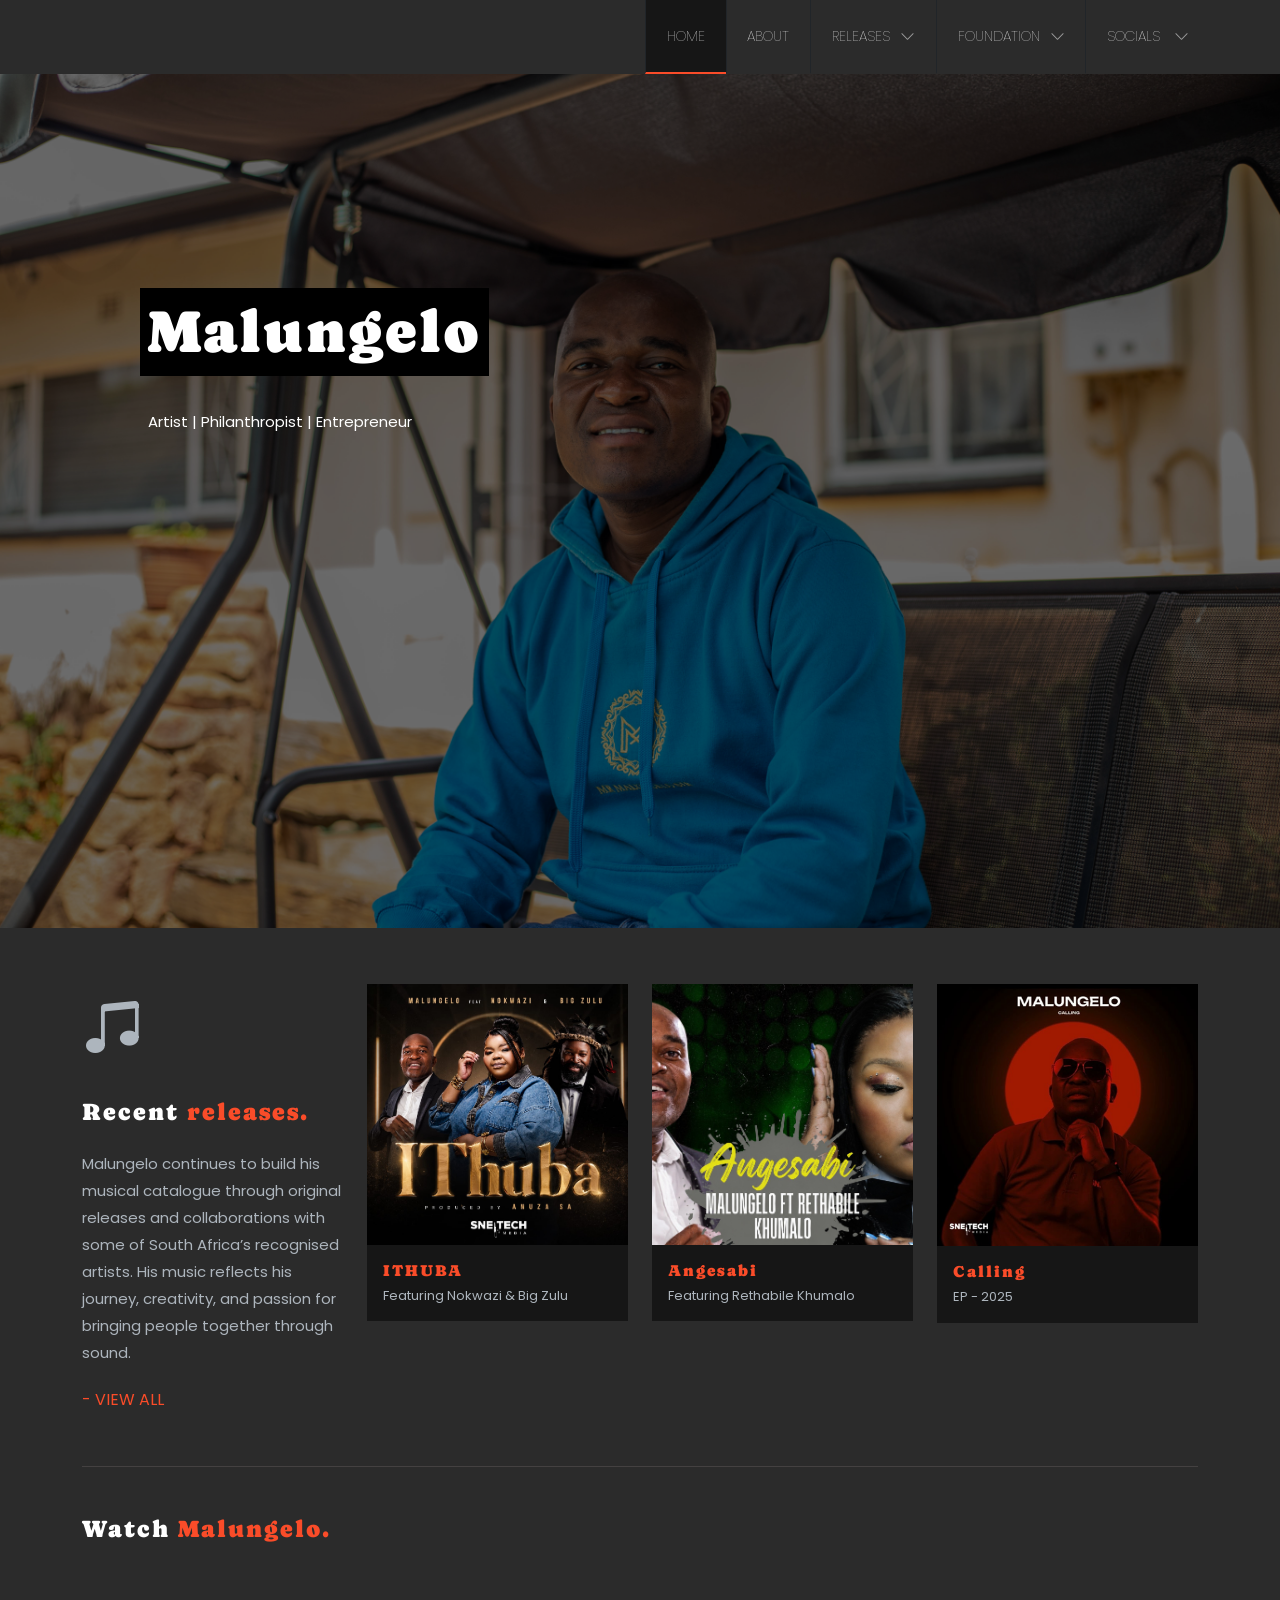
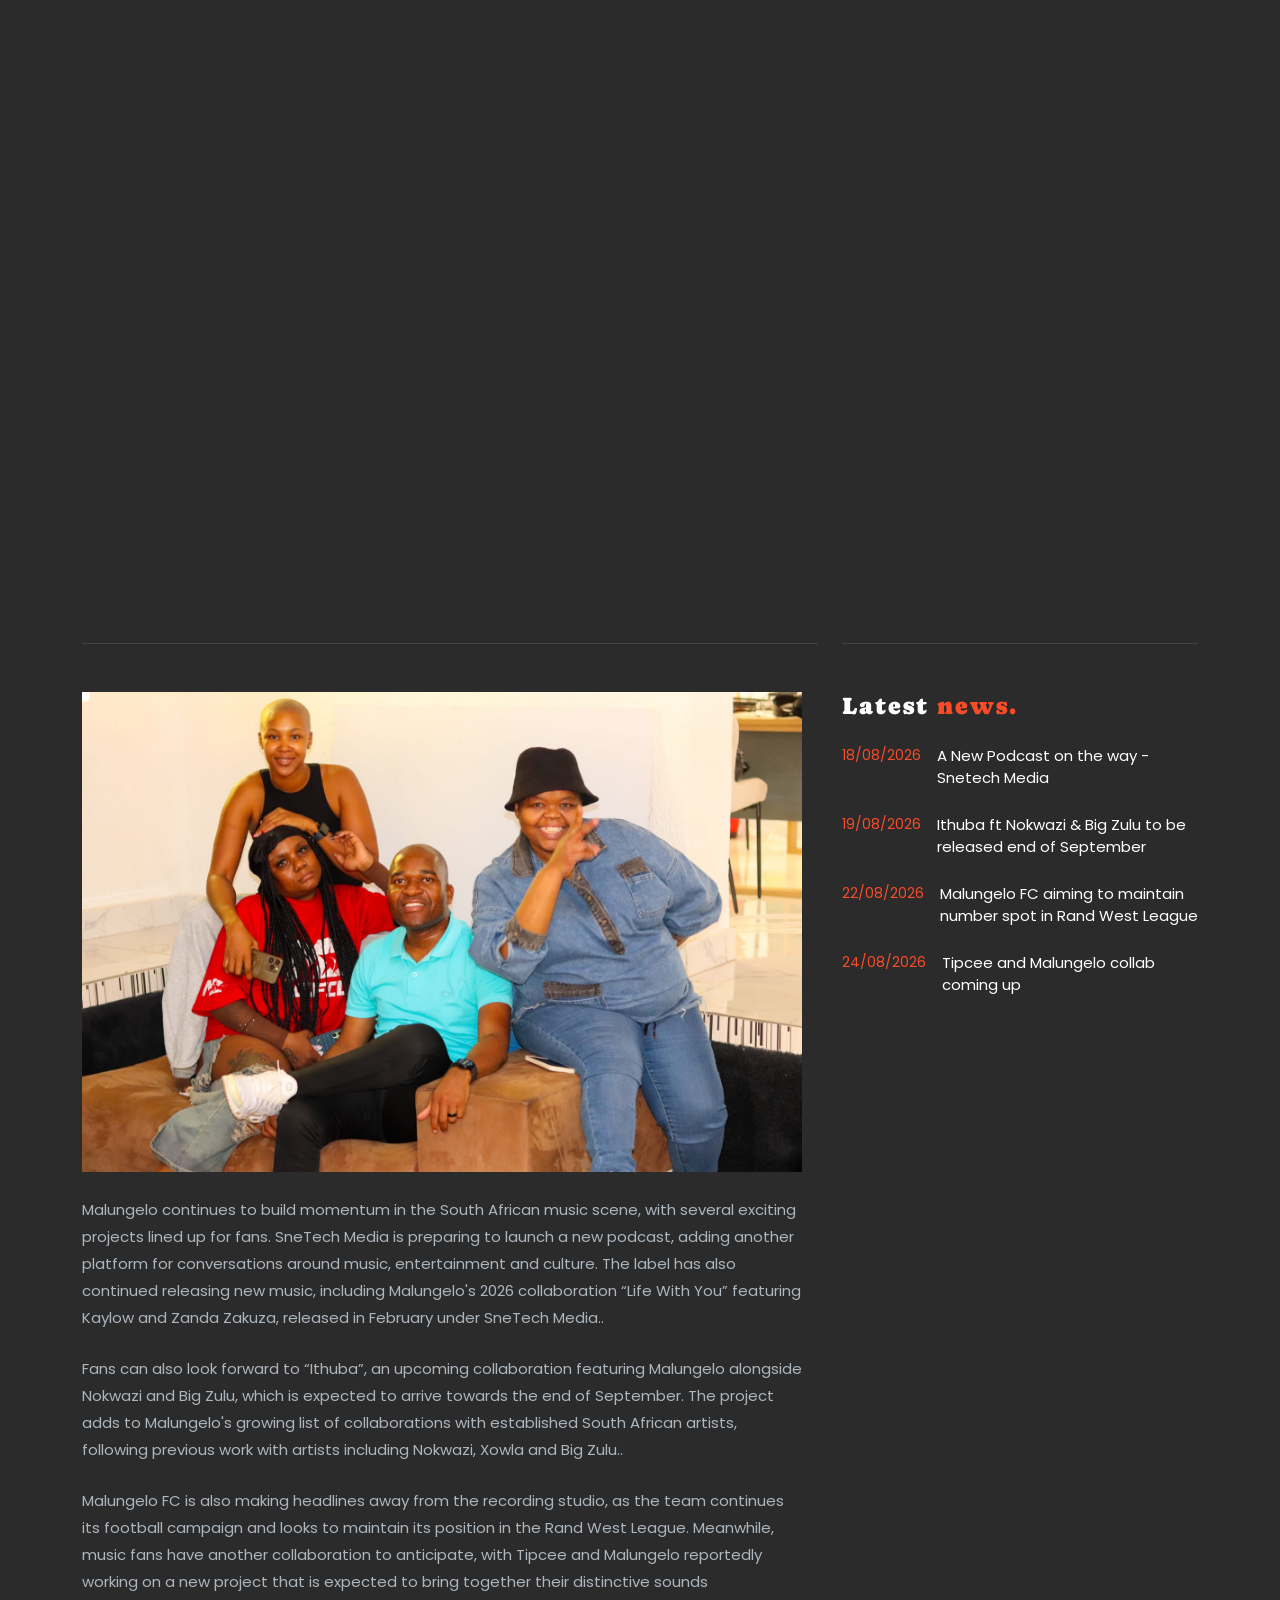
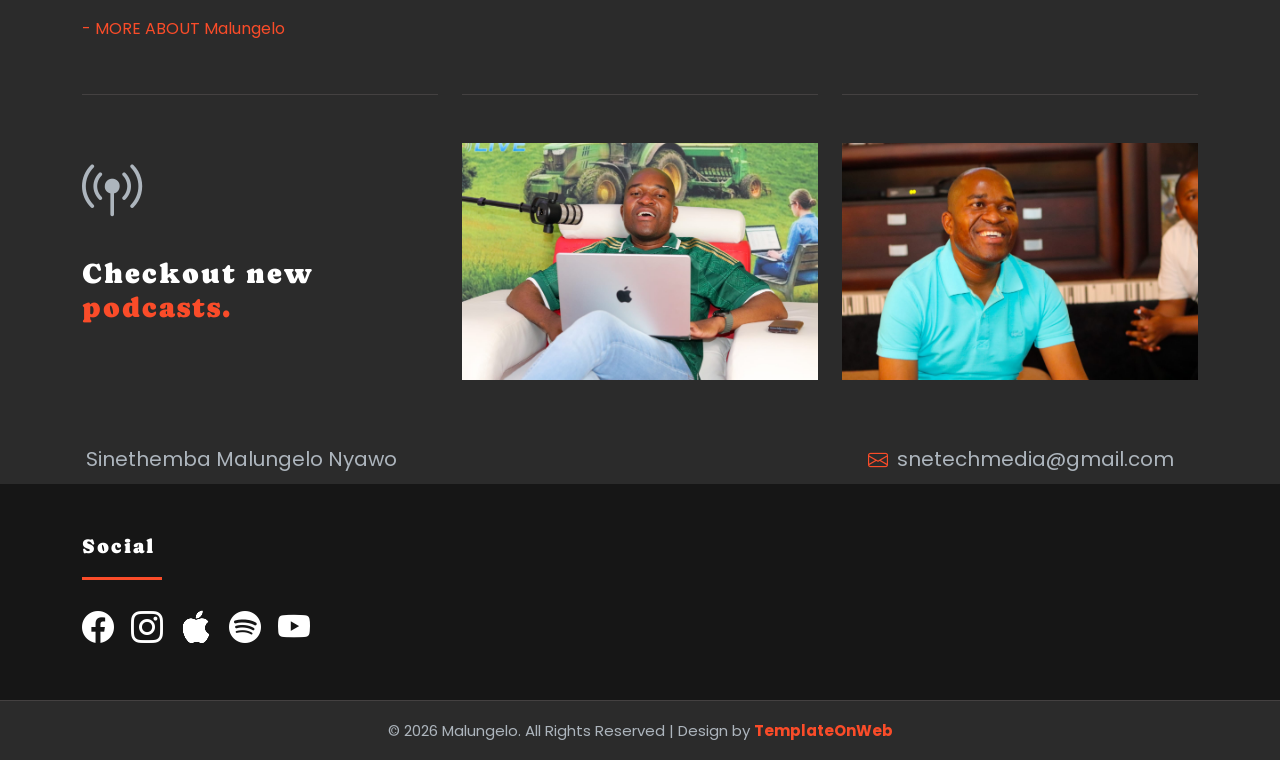
<file: index.html>
<!DOCTYPE html>
<html lang="en">
<head>
	<meta charset="utf-8">
	<meta http-equiv="X-UA-Compatible" content="IE=edge">
	<meta name="viewport" content="width=device-width, initial-scale=1">
	<title>Home</title>
	<link href="css/bootstrap.min.css" rel="stylesheet" >
	<link href="css/global.css" rel="stylesheet">
	<link href="css/index.css" rel="stylesheet">
	<link href="css/player-skin.css" rel="stylesheet">
	<link rel="stylesheet" href="https://cdn.jsdelivr.net/npm/bootstrap-icons@1.11.3/font/bootstrap-icons.min.css">
	<link href="https://fonts.googleapis.com/css2?family=Poppins&display=swap" rel="stylesheet">
    <link href="https://fonts.googleapis.com/css2?family=Caprasimo&display=swap" rel="stylesheet">

</head>
<body>

<section id="header">
     <nav class="navbar navbar-expand-lg navbar-light">
      <div class="container-xl p-sm-2 p-lg-0">

				<button class="navbar-toggler" 
				type="button" 
				data-bs-toggle="offcanvas" 
				data-bs-target="#navbarOffcanvas"
				aria-controls="navbarOffcanvas"
				aria-label="Toggle navigation">
				<span class="navbar-toggler-icon"></span>
				</button>

                 <div class="offcanvas offcanvas-end" 
             tabindex="-1" 
             id="navbarOffcanvas">

            <div class="offcanvas-header">
                <h5 class="offcanvas-title">Menu</h5>

                <button type="button" 
                        class="btn-close" 
                        data-bs-dismiss="offcanvas"
                        aria-label="Close"></button>
            </div>


            <div class="offcanvas-body p-sm-4 p-lg-0">
               <ul class="navbar-nav align-items-lg-center ms-auto">
			      <li class="nav-item"> 
				      <a class="nav-link dropdown-toggle active"  href="index.html" title="Visit home page">
					  Home
					  </a>
				  </li>
				  
				  <li class="nav-item"> 
				      <a class="nav-link dropdown-toggle" href="about.html" title="Visit home page">
					  About 
					  </a>
				  </li>
		   <li class="nav-item dropdown dropdown-fullwidth">
                     <a class="nav-link dropdown-toggle" href="#" 
					    role="button" data-bs-toggle="dropdown" aria-expanded="false" title="Click to see Wordpress website templates">
						Releases<img src="image/icons-svg/chevron-down.svg" width="15" height="15" alt="Submenu open/close icon">					</a>
                     <div class="dropdown-menu p-4 shadow">
                        <div class="row row-cols-xl-5 row-cols-lg-5 row-cols-1 gx-lg-4">
						
                          <div class="col">
                              <a class="dropdown-item d-block px-0 pt-0" href="release.html">
                                 <div class="rounded d-none d-lg-block">
                                    <img src="image/ithuba.JPG" class="img-fluid" alt="abs">
									<h5 class="font_14"><a href="release.html">Featuring Nokwazi & Big Zulu</a></h5>
			                       <span class="d-block font_12 text-muted">Sep 07, 2026</span>								 </div>
							</a>						 </div>
                          <div class="col">
                              <a class="dropdown-item d-block px-0 pt-0" href="release.html">
                                 <div class="rounded d-none d-lg-block">
                                    <img src="image/angesabi.JPG" class="img-fluid" alt="abs">
									<h5 class="font_14"><a href="release.html">Featuring Rethabile Khumalo</a></h5>
			                       <span class="d-block font_12 text-muted">Aug 07, 2026</span>								 </div>
							</a>						 </div>
						 <div class="col">
                              <a class="dropdown-item d-block px-0 pt-0" href="release.html">
                                 <div class="rounded d-none d-lg-block">
                                    <img src="image/EP.png" class="img-fluid" alt="abs">
									<h5 class="font_14"><a href="release.html">Calling - EP</a></h5>
			                       <span class="d-block font_12 text-muted">Aug 10, 2025</span>								 </div>
							</a>						 </div>
						 <div class="col">
                              <a class="dropdown-item d-block px-0 pt-0" href="release.html">
                                 <div class="rounded d-none d-lg-block">
                                    <img src="image/snemaligp.jpg" class="img-fluid" alt="abs">
									<h5 class="font_14"><a href="release.html">Featuring Nokwazi</a></h5>
			                       <span class="d-block font_12 text-muted">May 11, 2023</span>								 </div>
							</a>						 </div>
						 <div class="col">
                              <a class="dropdown-item d-block px-0 pt-0" href="release.html">
                                 <div class="rounded d-none d-lg-block">
                                    <img src="image/podcast.JPG" class="img-fluid" alt="abs">
									<h5 class="font_14"><a href="release.html">Snetech Podcast</a></h5>
			                       <span class="d-block font_12 text-muted">Sep 30, 2026</span>								 </div>
							</a>						 </div>
                        </div>
                     </div>
                  </li>
				  
				  	<li class="nav-item dropdown drop_border">
					  <a class="nav-link dropdown-toggle" href="#" id="navbarDropdown" role="button" data-bs-toggle="dropdown" aria-expanded="false">
						Foundation<img src="image/icons-svg/chevron-down.svg" width="15" height="15" alt="Submenu open/close icon">
					  </a>
					  <ul class="dropdown-menu drop_1 shadow" aria-labelledby="navbarDropdown">
						<li><a class="dropdown-item" href="team.html"> About Malungelo Foundation</a></li>
						<!--<li><a class="dropdown-item" href="team_detail.html"> Events</a></li>-->
						<!--<li><a class="dropdown-item border-0" href="team_detail.html"> Donations</a></li>-->
					  </ul>
				  </li>
				  
				 
				  
					
				
		           
				  <li class="nav-item dropdown drop_border">
					  <a class="nav-link dropdown-toggle" href="#" id="navbarDropdown" role="button" data-bs-toggle="dropdown" aria-expanded="false">
						Socials <img src="image/icons-svg/chevron-down.svg" width="15" height="15" alt="Submenu open/close icon">
					  </a>
					  <ul class="dropdown-menu drop_1 shadow" aria-labelledby="navbarDropdown">
						 <li><a class="dropdown-item" href="gallery.html"> Gallery</a></li>
					  </ul>
					</li>

               </ul>
			 
            </div>
         </div>
      </div>
   </nav>
</section>

<section id="center" class="center_home">
 <div id="carouselExampleCaptions" class="carousel slide" data-bs-ride="carousel">
  <div class="carousel-inner">
    <div class="carousel-item active ">
      <img src="image/IMG_9559.jpg" class="d-block img-fluid" alt="...">
      <div class="carousel-caption d-md-block ">
	    
       <h1 class="d-inline-block bg-black  p-2 mt-4 text-white font_60">Malungelo</h1> <br>
	   <p class="d-inline-block   p-2 mt-3 mb-4 text-white ">Artist | Philanthropist | Entrepreneur</p><br>
	   <!--p class="w-50 text-white">Grursus mal suada faci lisis Lorem ipsum dolarorit more ametion consectetur elit. Vesti at bulum nec at odio aea the dumm ipsumm ipsum that dolocons rsus</p-->
	   
      </div>

	  
    </div>
    
    
    </div>
  </div>
 
</div>
</section>


<section id="trend" class="pt-2 pb-2 bg_black_light py-5">
 <div class="container-xl my-5">
  <div class="trend_1 row row-cols-1 row-cols-lg-4 row-cols-md-2 row-cols-sm-2">
   <div class="col">
     <div class="trend_1_left">
	   <span><i class="bi-music-note-beamed me-1 col_gray font_60 align-middle"></i></span>
	   <h4 class="text-white mt-4">Recent <span class="col_orange">releases.</span></h4>
	   <p class="mt-4 mb-4">Malungelo continues to build his musical catalogue through original releases and collaborations with
some of South Africa’s recognised artists. His
music reflects his journey, creativity, and passion
for bringing people together through sound.</p>
	   <h6 class="mb-0"><a class="col_orange"  href="release.html">- VIEW ALL</a><h6>
	 </div>
   </div>
  <div class="col">
     <div class="trend_1_lefto">
	   <div class="trend_1_left1 position-relative">
	     <div class="trend_1_left1_inner">
	       <a href="#"><img src="image/ithuba.JPG" class="img-fluid" alt="abc"></a>
	   </div>
	    <div class="trend_1_left1_inner1 bg-light pt-5 px-4 position-absolute w-100 h-100 top-0">
		 <h5 class="fs-6"><a class="col_orange" href="#">ITHUBA </a></h5>
	     <p class="mb-0 font_13 text-dark">A powerful collaboration bringing together three
distinctive voices. </p>
	   </div>
	   </div>
	   <div class="trend_1_left2 bg_black p-3">
	     <h5 class="fs-6"><a class="col_orange link1" href="#">ITHUBA</a></h5>
		 <h6 class="col_gray mb-0 font_13">Featuring Nokwazi & Big Zulu</h6>
	   </div>
	 </div>
   </div>
   
   <div class="col">
     <div class="trend_1_lefto">
	   <div class="trend_1_left1 position-relative">
	     <div class="trend_1_left1_inner">
	       <a href="#"><img src="image/angesabi.JPG" class="img-fluid" alt="abc"></a>
	   </div>
	    <div class="trend_1_left1_inner1 bg-light pt-5 px-4 position-absolute w-100 h-100 top-0">
		 <h5 class="fs-6"><a class="col_orange" href="#">Angesabi</a></h5>
	     <p class="mb-0 font_13 text-dark"> His latest release, continuing his momentum with
a fresh and exciting collaboration. </p>
	   </div>
	   </div>
	   <div class="trend_1_left2 bg_black p-3">
	     <h5 class="fs-6"><a class="col_orange link1" href="#">Angesabi</a></h5>
		 <h6 class="col_gray mb-0 font_13">Featuring Rethabile Khumalo</h6>
	   </div>
	 </div>
   </div>
   
    <div class="col">
     <div class="trend_1_lefto">
	   <div class="trend_1_left1 position-relative">
	     <div class="trend_1_left1_inner">
	       <a href="#"><img src="image/EP.png" class="img-fluid" alt="abc"></a>
	   </div>
	    <div class="trend_1_left1_inner1 bg-light pt-5 px-4 position-absolute w-100 h-100 top-0">
		 <h5 class="fs-6"><a class="col_orange" href="#">Calling</a></h5>
	     <p class="mb-0 font_13 text-dark"> His latest EP, Calling, captures Malungelo’s
evolving sound and creative direction, further
establishing his identity as an independent artist. </p>
	   </div>
	   </div>
	   <div class="trend_1_left2 bg_black p-3">
	     <h5 class="fs-6"><a class="col_orange link1" href="#">Calling</a></h5>
		 <h6 class="col_gray mb-0 font_13">EP - 2025</h6>
	   </div>
	 </div>
   </div>
  </div>

  <!-- YouTube Video -->
 <div class="row mt-5">
  <div class="col-12">
    <div class="border-top pt-5">
      <h4 class="text-white mb-4">
        Watch <span class="col_orange">Malungelo.</span>
      </h4>

      <div class="ratio ratio-16x9">
        <iframe
          src="https://www.youtube.com/embed/TXirYB1UC5o"
          title="Malungelo YouTube video"
          allow="accelerometer; autoplay; clipboard-write; encrypted-media; gyroscope; picture-in-picture; web-share"
          allowfullscreen>
        </iframe>
      </div>
    </div>
  </div>
</div>


  
  <div class="latest row mt-5">
   <div class="col-md-8">
     <div class="latest_left pe-3 border-top pt-5">
	   <img src="image/COLLAB.JPG" class="img-fluid" alt="abc">
	   <p class="mt-4"> Malungelo continues to build momentum in the South African music scene, with several exciting projects lined up for fans. SneTech Media is preparing to launch a new podcast, adding another platform for conversations around music, entertainment and culture. The label has also continued releasing new music, including Malungelo's 2026 collaboration “Life With You” featuring Kaylow and Zanda Zakuza, released in February under SneTech Media..</p>
	   <p class="mt-4">Fans can also look forward to “Ithuba”, an upcoming collaboration featuring Malungelo alongside Nokwazi and Big Zulu, which is expected to arrive towards the end of September. The project adds to Malungelo's growing list of collaborations with established South African artists, following previous work with artists including Nokwazi, Xowla and Big Zulu..</p>
	   <p class="mt-4">Malungelo FC is also making headlines away from the recording studio, as the team continues its football campaign and looks to maintain its position in the Rand West League. Meanwhile, music fans have another collaboration to anticipate, with Tipcee and Malungelo reportedly working on a new project that is expected to bring together their distinctive sounds</p>
	    <h6 class="mb-0 mt-4"><a class="col_orange"  href="about.html">- MORE ABOUT Malungelo</a><h6>
	 </div>
   </div>
   <div class="col-md-4">
     <div class="latest_right  border-top pt-5">
	   <div class="latest_right1">
	   <h4 class="text-white mb-4">Latest <span class="col_orange">news.</span></h4>
	   <ul class="mb-0">
	    <li class="d-flex">
		 <span class="col_orange d-inline-block font_14 me-3">18/08/2026</span>
		 <span><a class="text-white link" href="#">A New Podcast on the way - Snetech Media</a></span>
		</li>
		<li class="d-flex mt-4">
		 <span class="col_orange d-inline-block font_14 me-3">19/08/2026</span>
		 <span><a class="text-white link" href="#">Ithuba ft Nokwazi & Big Zulu to be released end of September</a></span>
		</li>
		<li class="d-flex mt-4">
		 <span class="col_orange d-inline-block font_14 me-3">22/08/2026</span>
		 <span><a class="text-white link" href="#">Malungelo FC aiming to maintain number spot in Rand West League</a></span>
		</li>
		<li class="d-flex mt-4">
		 <span class="col_orange d-inline-block font_14 me-3">24/08/2026</span>
		 <span><a class="text-white link" href="#">Tipcee and Malungelo collab coming up</a></span>
		</li>
	   </ul>
	   </div>
	   
	   
	 </div>
   </div>
  </div> 
  
  <div class="pod row row-cols-1 row-cols-lg-3 row-cols-md-2  mt-5">
    <div class="col">
	 <div class="pod_left border-top pt-5">
	   <span><i class="bi-broadcast-pin me-1 col_gray font_60 align-middle"></i></span>
	   <h3 class="text-white mb-0 mt-4">Checkout new <span class="col_orange">podcasts.</span></h3>
	 </div>
	</div>
	<div class="col">
	 <div class="pod_left border-top pt-5">
	    <div class="trend_1_lefto">
	   <div class="trend_1_left1 position-relative">
	     <div class="trend_1_left1_inner">
	       <a href="#"><img src="image/podcast.JPG" class="img-fluid" alt="abc"></a>
	   </div>
	    <div class="trend_1_left1_inner1 bg-light pt-5 px-4 position-absolute w-100 h-100 top-0">
		 <h5 class="fs-6"><a class="col_orange" href="#">Snetech Media</a></h5>
	     <p class="mb-0 font_13 text-dark">Malungelo is set to launch a brand-new podcast, bringing insightful conversations around music, business and his foundation work. The podcast will explore his journey, the entertainment industry, entrepreneurship and the impact of giving back to the community. </p>
	   </div>
	   </div>
	 </div>
	 </div>
	</div>
	
	<div class="col">
	 <div class="pod_left border-top pt-5">
	    <div class="trend_1_lefto">
	   <div class="trend_1_left1 position-relative">
	     <div class="trend_1_left1_inner">
	       <a href="#"><img src="image/cover.JPG" class="img-fluid" alt="abc"></a>
	   </div>
	    <div class="trend_1_left1_inner1 bg-light pt-5 px-4 position-absolute w-100 h-100 top-0">
		 <h5 class="fs-6"><a class="col_orange" href="#">Snetech Media</a></h5>
	     <p class="mb-0 font_13 text-dark"> The podcast will also dive into Malungelo's passion for soccer, community events and the work happening through Malungelo FC. Listeners can expect conversations about sports, upcoming events, community initiatives and the people making an impact both on and off the field.
 </p>
	   </div>
	   </div>
	 </div>
	 </div>
	</div>
  </div>
 </div>
</section>


<section id="footer_top" class="pt-2 pb-2 bg_black_light">
 <div class="container-xl">
  <div class="top_1 row">
   <div class="col-md-12">
     <div class="top_1 text-center">

       <ul class="mb-0 d-flex justify-content-between fs-5">
         <li><a class="col_gray" href="#"><i class=" me-1 align-middle col_orange"></i> Sinethemba Malungelo Nyawo</a></li>
		  <li class="mx-4"><a class="col_gray link1" href="#"><i class="bi-envelope me-1 align-middle col_orange"></i> snetechmedia@gmail.com</a></li>
	   </ul>
	 </div>
   </div>

  </div>
 </div>
</section>

<section id="footer" class="pt-5 pb-5 bg_black">
 <div class="container-xl">
  <div class="footer_1 row row-cols-1 row-cols-md-4">
   
 
    <div class="col">
     <div class="footer_1_left"> 
       <b class="d-block  text-white fs-5">Social</b>
	   <hr class="line mb-4">
	   <div class="row footer_1ism">
		     <ul class="mb-0 fs-2">
			   <li class="d-inline-block"><a class="text-white link" href="https://web.facebook.com/MalungeloSir/?_rdc=1&_rdr"><i aria-label="Facebook" class="bi bi-facebook"></i></a></li>
			   
			  <li class="d-inline-block ms-2"><a class="text-white link" href="https://www.instagram.com/malungelosir/?hl=en"><i aria-label="Instagram" class="bi  bi-instagram"></i></a></li>
			  <li class="d-inline-block ms-2"><a class="text-white link" href="https://music.apple.com/za/artist/malungelo/1568313064"><i aria-label="Apple Music" class="bi bi-apple"></i></a></li>
			   <li class="d-inline-block ms-2"><a class="text-white link" href="https://open.spotify.com/artist/2aONiE8Bf4dDZH9SZ6w1a4"><i aria-label="Spotify" class="bi bi-spotify"></i></a></li>
			   <li class="d-inline-block ms-2"><a class="text-white link" href="https://www.youtube.com/@snetechmedia2645"><i aria-label="Youtube" class="bi bi-youtube"></i></a></li>
			
			</ul>
	    </div>
	 </div>
   </div>
   

 </div>
 </div>
</section>

 <section id="footer_bottom" class="pt-3 pb-3 bg_black_light border-top">
 <div class="container-xl">
  <div class="row  footer_2">
    
	<div class="col-md-12">
	  <div class="footer_bottom1_left text-center">
        <p class="mb-0">© 2026 Malungelo. All Rights Reserved | Design by <a class="col_orange fw-bold" href="http://www.templateonweb.com">TemplateOnWeb</a></p>
	  </div>
	 </div>

   </div>
 </div>
</section>
<script src="js/bootstrap.bundle.min.js"></script>
<script src="js/theme.min.js"></script>

<script type="text/javascript" src="js/jplayer/jquery.min.js"></script>
<script type="text/javascript" src="js/jplayer/jquery.jplayer.min.js"></script>
<script src="./js/jplayerInit.js"></script>

</body>
</html>
</file>
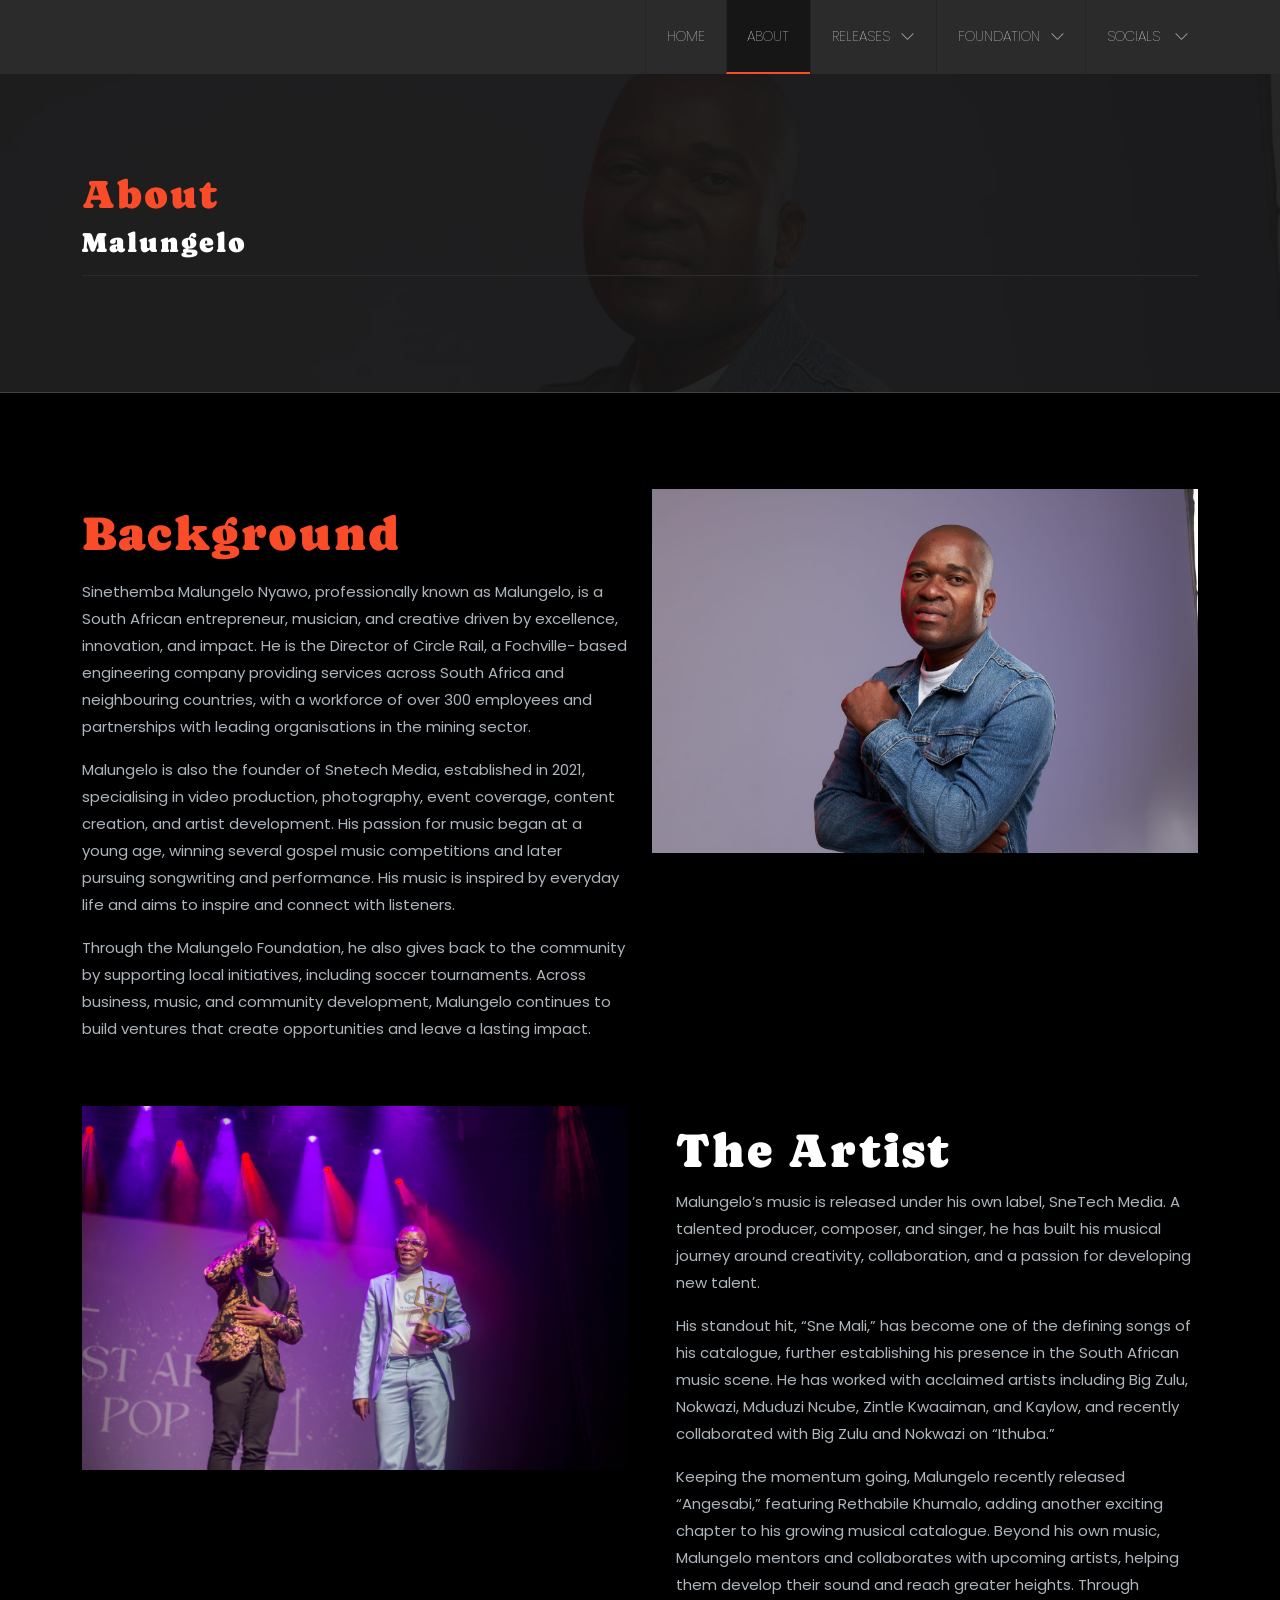
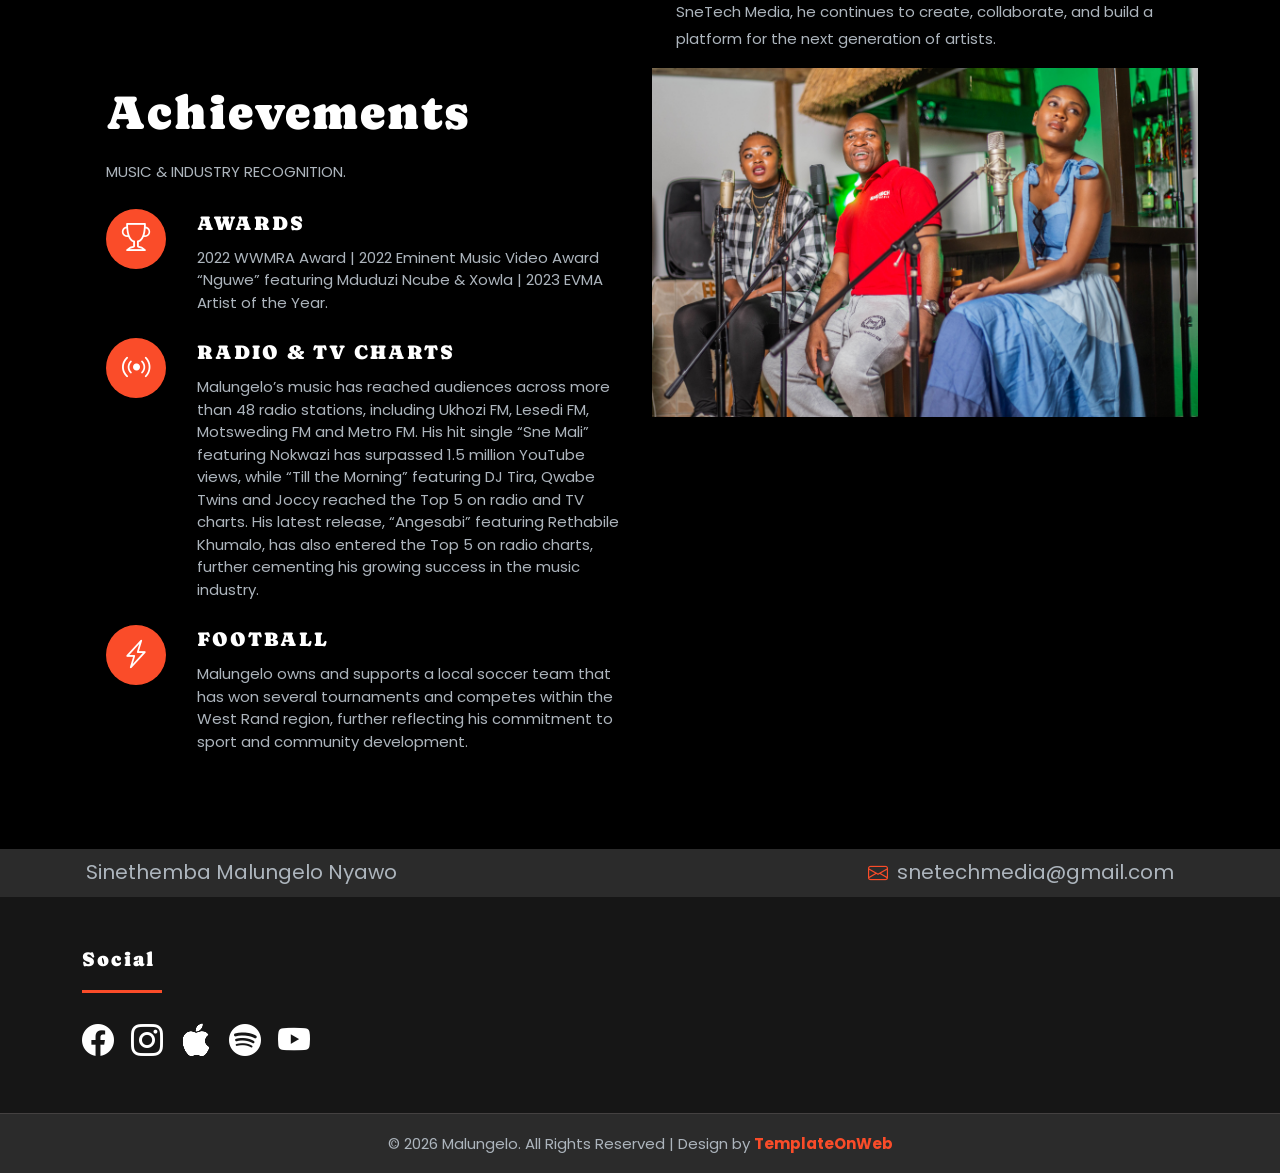
<file: about.html>
<!DOCTYPE html>
<html lang="en">
<head>
	<meta charset="utf-8">
	<meta http-equiv="X-UA-Compatible" content="IE=edge">
	<meta name="viewport" content="width=device-width, initial-scale=1">
	<title>Bio</title>
	<link href="css/bootstrap.min.css" rel="stylesheet" >
	<link href="css/global.css" rel="stylesheet">
	<link href="css/artist.css" rel="stylesheet">
	<link rel="stylesheet" href="https://cdn.jsdelivr.net/npm/bootstrap-icons@1.11.3/font/bootstrap-icons.min.css">
	<link href="https://fonts.googleapis.com/css2?family=Poppins&display=swap" rel="stylesheet">
    <link href="https://fonts.googleapis.com/css2?family=Caprasimo&display=swap" rel="stylesheet">

</head>
<body>
<!--Nav-->

<section id="header">
     <nav class="navbar navbar-expand-lg navbar-light">
      <div class="container-xl p-sm-2 p-lg-0">

				<button class="navbar-toggler" 
				type="button" 
				data-bs-toggle="offcanvas" 
				data-bs-target="#navbarOffcanvas"
				aria-controls="navbarOffcanvas"
				aria-label="Toggle navigation">
				<span class="navbar-toggler-icon"></span>
				</button>

                 <div class="offcanvas offcanvas-end" 
             tabindex="-1" 
             id="navbarOffcanvas">

            <div class="offcanvas-header">
                <h5 class="offcanvas-title">Menu</h5>

                <button type="button" 
                        class="btn-close" 
                        data-bs-dismiss="offcanvas"
                        aria-label="Close"></button>
            </div>


            <div class="offcanvas-body p-sm-4 p-lg-0">
               <ul class="navbar-nav align-items-lg-center ms-auto">
			      <li class="nav-item"> 
				      <a class="nav-link dropdown-toggle "  href="index.html" title="Visit home page">
					  Home
					  </a>
				  </li>
				  
				  <li class="nav-item"> 
				      <a class="nav-link dropdown-toggle active" href="about.html" title="Visit home page">
					  About 
					  </a>
				  </li>
		   <li class="nav-item dropdown dropdown-fullwidth">
                     <a class="nav-link dropdown-toggle" href="#" 
					    role="button" data-bs-toggle="dropdown" aria-expanded="false" title="Click to see Wordpress website templates">
						Releases<img src="image/icons-svg/chevron-down.svg" width="15" height="15" alt="Submenu open/close icon">					</a>
                     <div class="dropdown-menu p-4 shadow">
                        <div class="row row-cols-xl-5 row-cols-lg-5 row-cols-1 gx-lg-4">
						
                          <div class="col">
                              <a class="dropdown-item d-block px-0 pt-0" href="release.html">
                                 <div class="rounded d-none d-lg-block">
                                    <img src="image/ithuba.JPG" class="img-fluid" alt="abs">
									<h5 class="font_14"><a href="release.html">Featuring Nokwazi & Big Zulu</a></h5>
			                       <span class="d-block font_12 text-muted">Sep 07, 2026</span>								 </div>
							</a>						 </div>
                          <div class="col">
                              <a class="dropdown-item d-block px-0 pt-0" href="release.html">
                                 <div class="rounded d-none d-lg-block">
                                    <img src="image/angesabi.JPG" class="img-fluid" alt="abs">
									<h5 class="font_14"><a href="release.html">Featuring Rethabile Khumalo</a></h5>
			                       <span class="d-block font_12 text-muted">Aug 07, 2026</span>								 </div>
							</a>						 </div>
						 <div class="col">
                              <a class="dropdown-item d-block px-0 pt-0" href="release.html">
                                 <div class="rounded d-none d-lg-block">
                                    <img src="image/EP.png" class="img-fluid" alt="abs">
									<h5 class="font_14"><a href="release.html">Calling - EP</a></h5>
			                       <span class="d-block font_12 text-muted">Aug 10, 2025</span>								 </div>
							</a>						 </div>
						 <div class="col">
                              <a class="dropdown-item d-block px-0 pt-0" href="release.html">
                                 <div class="rounded d-none d-lg-block">
                                    <img src="image/snemaligp.jpg" class="img-fluid" alt="abs">
									<h5 class="font_14"><a href="release.html">Featuring Nokwazi</a></h5>
			                       <span class="d-block font_12 text-muted">May 11, 2023</span>								 </div>
							</a>						 </div>
						 <div class="col">
                              <a class="dropdown-item d-block px-0 pt-0" href="release.html">
                                 <div class="rounded d-none d-lg-block">
                                    <img src="image/podcast.JPG" class="img-fluid" alt="abs">
									<h5 class="font_14"><a href="release.html">Snetech Podcast</a></h5>
			                       <span class="d-block font_12 text-muted">Sep 30, 2026</span>								 </div>
							</a>						 </div>
                        </div>
                     </div>
                  </li>
				  
				  	<li class="nav-item dropdown drop_border">
					  <a class="nav-link dropdown-toggle" href="#" id="navbarDropdown" role="button" data-bs-toggle="dropdown" aria-expanded="false">
						Foundation<img src="image/icons-svg/chevron-down.svg" width="15" height="15" alt="Submenu open/close icon">
					  </a>
					  <ul class="dropdown-menu drop_1 shadow" aria-labelledby="navbarDropdown">
						<li><a class="dropdown-item" href="team.html"> About Malungelo Foundation</a></li>
						<!--<li><a class="dropdown-item" href="team_detail.html"> Events</a></li>-->
						<!--<li><a class="dropdown-item border-0" href="team_detail.html"> Donations</a></li>-->
					  </ul>
				  </li>
				  
				 
				  
					
				
		           
				  <li class="nav-item dropdown drop_border">
					  <a class="nav-link dropdown-toggle" href="#" id="navbarDropdown" role="button" data-bs-toggle="dropdown" aria-expanded="false">
						Socials <img src="image/icons-svg/chevron-down.svg" width="15" height="15" alt="Submenu open/close icon">
					  </a>
					  <ul class="dropdown-menu drop_1 shadow" aria-labelledby="navbarDropdown">
						 <li><a class="dropdown-item" href="gallery.html"> Gallery</a></li>
					  </ul>
					</li>

               </ul>
			 
            </div>
         </div>
      </div>
   </nav>
</section>
<!--About heading-->
<section id="center" class="center_about">
 <div class="center_om bg_back1 py-5">
	<div class="container-xl my-5">
		<div class="center_o1 row">
			<div class="col-md-12">
				<h1 class="fs-1 col_orange">About </h1>
				<h3 class="text-white">Malungelo</h3>
				<hr class="bg_black_light">
				
			</div>

		</div>
	</div>
 </div>

</section>

<section id="about_h" class="py-5  bg-black border-top">
 <div class="container-xl my-5">
  <div class="about_h1 row">
    <div class="col-md-6">
	 <div class="about_h1r">
	  <h1 class="mt-3 mb-3 text-white col_orange"> Background</h1>
	  <p>Sinethemba Malungelo Nyawo,
professionally known as Malungelo, is a
South African entrepreneur, musician, and
creative driven by excellence, innovation,
and impact.
He is the Director of Circle Rail, a Fochville-
based engineering company providing
services across South Africa and
neighbouring countries, with a workforce of
over 300 employees and partnerships with
leading organisations in the mining sector.</p>
<p>Malungelo is also the founder of Snetech
Media, established in 2021, specialising in
video production, photography, event
coverage, content creation, and artist
development.
His passion for music began at a young age,
winning several gospel music competitions
and later pursuing songwriting and
performance. His music is inspired by
everyday life and aims to inspire and
connect with listeners.</p>
<p>Through the Malungelo Foundation, he also
gives back to the community by supporting
local initiatives, including soccer
tournaments.
Across business, music, and community
development, Malungelo continues to build
ventures that create opportunities and leave
a lasting impact.</p>
	 </div>
	</div>
    <div class="col-md-6">
	 <div class="about_h1l">
	   <a href="#"><img src="image/about1.JPG" class="img-fluid" alt="img25"></a>
	 </div>
	</div>
   </div>

   <div class="row row-cols-1 row-cols-md-2 choose_1 mt-5">
    <div class="col">
     <div class="choose_1_left">
	  <img src="image/IMG_7699.jpg" class="img-fluid" alt="abc">
	 </div>
	</div>


	
	<div class="col">
     <div class="choose_1_right ps-4">
	  <h1 class="mt-3 text-white">The Artist</h1>
<p>Malungelo’s music is released under his own label,
		SneTech Media. A talented producer, composer,
		and singer, he has built his musical journey around
		creativity, collaboration, and a passion for
		developing new talent. </p>

		<p>His standout hit, “Sne Mali,” has become one of the
		defining songs of his catalogue, further
		establishing his presence in the South African
		music scene. He has worked with acclaimed artists
		including Big Zulu, Nokwazi, Mduduzi Ncube, Zintle
		Kwaaiman, and Kaylow, and recently collaborated
		with Big Zulu and Nokwazi on “Ithuba.” </p>

		<p>Keeping the momentum going, Malungelo recently
		released “Angesabi,” featuring Rethabile Khumalo,
		adding another exciting chapter to his growing
		musical catalogue.
		Beyond his own music, Malungelo mentors and
		collaborates with upcoming artists, helping them
		develop their sound and reach greater heights.
		Through SneTech Media, he continues to create,
		collaborate, and build a platform for the next
		generation of artists. </p>
	   	
	 
	  
	 </div>
	 
	</div>

	

	<div class="col">
		
     <div class="choose_1_right ps-4">
	  <h1 class="mt-3 text-white">Achievements</h1>
	  <p class="mt-3 mb-0"> MUSIC & INDUSTRY RECOGNITION.</p>
	  <div class="choose_1_right_inner row mt-4">
	   <div class="col-md-2 col-sm-2">
	    <div class="choose_1_right_inner_left">
		   <span class="d-inline-block bg_orange text-white rounded-circle text-center fs-3 icon_1"><i class="bi-trophy"></i></span>
		</div>
	   </div>
	   <div class="col-md-10 col-sm-10">
	    <div class="choose_1_right_inner_right">
		   <b class="fs-5 d-block text-white">AWARDS</b>
		 <span class="d-block mt-2 col_gray">2022 WWMRA Award  
|   2022 Eminent Music Video Award
“Nguwe” featuring Mduduzi Ncube & Xowla
  |   2023 EVMA Artist of the Year.</span>
		</div>
	   </div>
	  </div> 
	  <div class="choose_1_right_inner row mt-4">
	   <div class="col-md-2 col-sm-2">
	    <div class="choose_1_right_inner_left">
		   <span class="d-inline-block bg_orange text-white rounded-circle text-center fs-3 icon_1"><i class="bi bi-broadcast"></i></span>
		</div>
	   </div>
	   <div class="col-md-10 col-sm-10">
	    <div class="choose_1_right_inner_right">
		   <b class="fs-5 d-block text-white">RADIO & TV CHARTS</b>
		 <span class="d-block mt-2 col_gray">Malungelo’s music has reached audiences across more than 48 radio stations, including Ukhozi FM, Lesedi FM, Motsweding FM and Metro FM. His hit single “Sne Mali” featuring Nokwazi has surpassed 1.5 million YouTube views, while “Till the Morning” featuring DJ Tira, Qwabe Twins and Joccy reached the Top 5 on radio and TV charts. His latest release, “Angesabi” featuring Rethabile Khumalo, has also entered the Top 5 on radio charts, further cementing his growing success in the music industry.</span>
		</div>
	   </div>
	  </div>
	  <div class="choose_1_right_inner row mt-4">
	   <div class="col-md-2 col-sm-2">
	    <div class="choose_1_right_inner_left">
		   <span class="d-inline-block bg_orange text-white rounded-circle text-center fs-3 icon_1"><i class="bi bi-lightning-charge"></i></span>
		</div>
	   </div>
	   <div class="col-md-10 col-sm-10">
	    <div class="choose_1_right_inner_right">
		   <b class="fs-5 d-block text-white">FOOTBALL</b>
		 <span class="d-block mt-2 col_gray">Malungelo owns and supports a local soccer team
that has won several tournaments and competes
within the West Rand region, further reflecting his
commitment to sport and community development.</span>
		</div>
	   </div>
	  </div>
	 </div>
	</div>
	<div class="col-md-6">
	 <div class="about_h1l">
	   <a href="#"><img src="image/collab2.jpg" class="img-fluid" alt="img25"></a>
	 </div>
	</div>
  </div>
  
  
</section>

<section id="footer_top" class="pt-2 pb-2 bg_black_light">
 <div class="container-xl">
  <div class="top_1 row">
   <div class="col-md-12">
     <div class="top_1 text-center">

       <ul class="mb-0 d-flex justify-content-between fs-5">
         <li><a class="col_gray" href="#"><i class=" me-1 align-middle col_orange"></i> Sinethemba Malungelo Nyawo</a></li>
		  <li class="mx-4"><a class="col_gray link1" href="#"><i class="bi-envelope me-1 align-middle col_orange"></i> snetechmedia@gmail.com</a></li>
	   </ul>
	 </div>
   </div>

  </div>
 </div>
</section>

<section id="footer" class="pt-5 pb-5 bg_black">
 <div class="container-xl">
  <div class="footer_1 row row-cols-1 row-cols-md-4">
   
    <div class="col">
     <div class="footer_1_left"> 
       <b class="d-block  text-white fs-5">Social</b>
	   <hr class="line mb-4">
	   <div class="row footer_1ism">
		     <ul class="mb-0 fs-2">
			   <li class="d-inline-block"><a class="text-white link" href="https://web.facebook.com/MalungeloSir/?_rdc=1&_rdr"><i aria-label="Facebook" class="bi bi-facebook"></i></a></li>
			   
			  <li class="d-inline-block ms-2"><a class="text-white link" href="https://www.instagram.com/malungelosir/?hl=en"><i aria-label="Instagram" class="bi  bi-instagram"></i></a></li>
			  <li class="d-inline-block ms-2"><a class="text-white link" href="https://music.apple.com/za/artist/malungelo/1568313064"><i aria-label="Apple Music" class="bi bi-apple"></i></a></li>
			   <li class="d-inline-block ms-2"><a class="text-white link" href="https://open.spotify.com/artist/2aONiE8Bf4dDZH9SZ6w1a4"><i aria-label="Spotify" class="bi bi-spotify"></i></a></li>
			   <li class="d-inline-block ms-2"><a class="text-white link" href="https://www.youtube.com/@snetechmedia2645"><i aria-label="Youtube" class="bi bi-youtube"></i></a></li>
			
			</ul>
	    </div>
	 </div>
   </div>
   

 </div>
 </div>
</section>

 <section id="footer_bottom" class="pt-3 pb-3 bg_black_light border-top">
 <div class="container-xl">
  <div class="row  footer_2">
    
	<div class="col-md-12">
	  <div class="footer_bottom1_left text-center">
        <p class="mb-0">© 2026 Malungelo. All Rights Reserved | Design by <a class="col_orange fw-bold" href="http://www.templateonweb.com">TemplateOnWeb</a></p>
	  </div>
	 </div>

   </div>
 </div>
</section>


<script src="js/bootstrap.bundle.min.js"></script>
<script src="js/theme.min.js"></script>


</body>
</html>
</file>
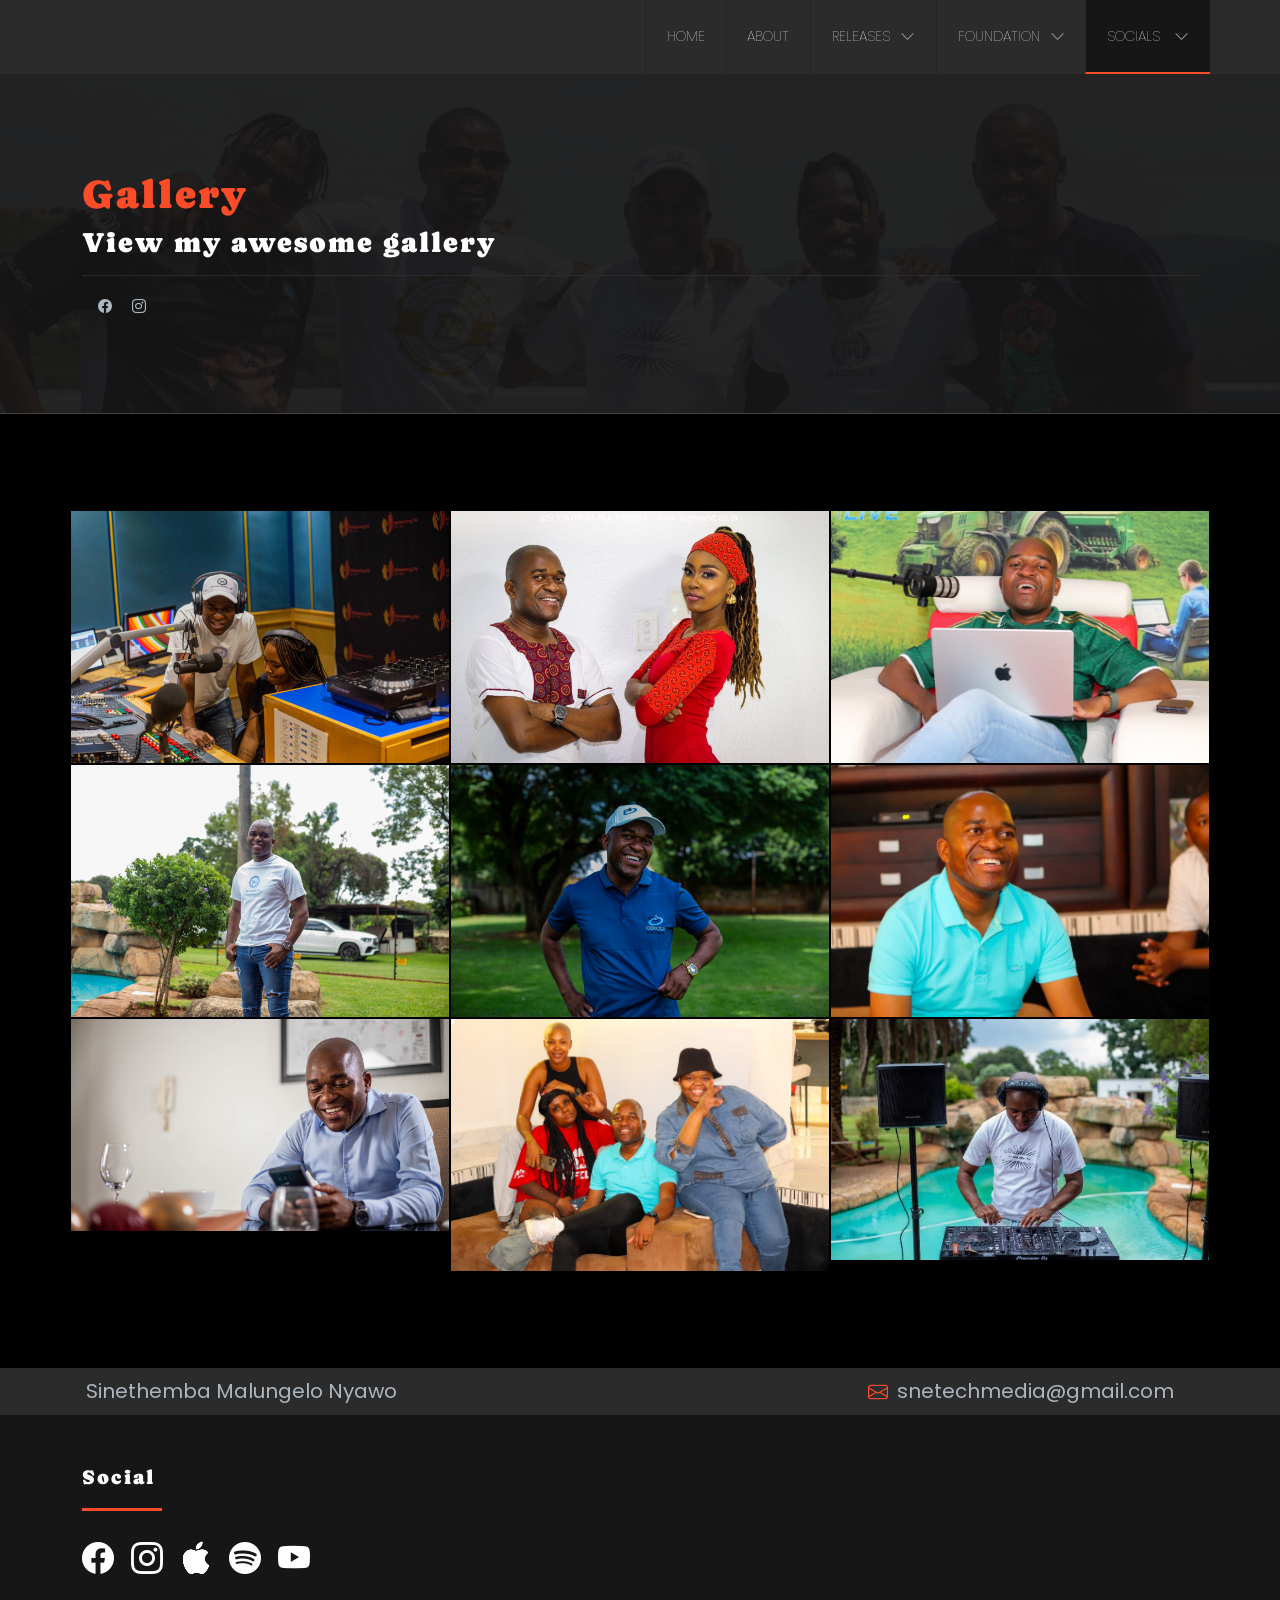
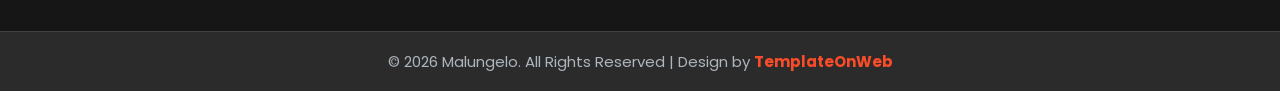
<file: gallery.html>
<!DOCTYPE html>
<html lang="en">
<head>
	<meta charset="utf-8">
	<meta http-equiv="X-UA-Compatible" content="IE=edge">
	<meta name="viewport" content="width=device-width, initial-scale=1">
	<title>Gallery</title>
	<link href="css/bootstrap.min.css" rel="stylesheet" >
	<link href="css/global.css" rel="stylesheet">
	<link href="css/gallery.css" rel="stylesheet">
	<link rel="stylesheet" href="https://cdn.jsdelivr.net/npm/bootstrap-icons@1.11.3/font/bootstrap-icons.min.css">
	<link href="https://fonts.googleapis.com/css2?family=Poppins&display=swap" rel="stylesheet">
    <link href="https://fonts.googleapis.com/css2?family=Caprasimo&display=swap" rel="stylesheet">

</head>
<body>

<section id="header">
     <nav class="navbar navbar-expand-lg navbar-light">
      <div class="container-xl p-sm-2 p-lg-0">

				<button class="navbar-toggler" 
				type="button" 
				data-bs-toggle="offcanvas" 
				data-bs-target="#navbarOffcanvas"
				aria-controls="navbarOffcanvas"
				aria-label="Toggle navigation">
				<span class="navbar-toggler-icon"></span>
				</button>

                 <div class="offcanvas offcanvas-end" 
             tabindex="-1" 
             id="navbarOffcanvas">

            <div class="offcanvas-header">
                <h5 class="offcanvas-title">Menu</h5>

                <button type="button" 
                        class="btn-close" 
                        data-bs-dismiss="offcanvas"
                        aria-label="Close"></button>
            </div>


            <div class="offcanvas-body p-sm-4 p-lg-0">
               <ul class="navbar-nav align-items-lg-center ms-auto">
			      <li class="nav-item"> 
				      <a class="nav-link dropdown-toggle "  href="index.html" title="Visit home page">
					  Home
					  </a>
				  </li>
				  
				  <li class="nav-item"> 
				      <a class="nav-link dropdown-toggle" href="about.html" title="Visit home page">
					  About 
					  </a>
				  </li>
		   <li class="nav-item dropdown dropdown-fullwidth">
                     <a class="nav-link dropdown-toggle" href="#" 
					    role="button" data-bs-toggle="dropdown" aria-expanded="false" title="Click to see Wordpress website templates">
						Releases<img src="image/icons-svg/chevron-down.svg" width="15" height="15" alt="Submenu open/close icon">					</a>
                     <div class="dropdown-menu p-4 shadow">
                        <div class="row row-cols-xl-5 row-cols-lg-5 row-cols-1 gx-lg-4">
						
                          <div class="col">
                              <a class="dropdown-item d-block px-0 pt-0" href="release.html">
                                 <div class="rounded d-none d-lg-block">
                                    <img src="image/ithuba.JPG" class="img-fluid" alt="abs">
									<h5 class="font_14"><a href="release.html">Featuring Nokwazi & Big Zulu</a></h5>
			                       <span class="d-block font_12 text-muted">Sep 07, 2026</span>								 </div>
							</a>						 </div>
                          <div class="col">
                              <a class="dropdown-item d-block px-0 pt-0" href="release.html">
                                 <div class="rounded d-none d-lg-block">
                                    <img src="image/angesabi.JPG" class="img-fluid" alt="abs">
									<h5 class="font_14"><a href="release.html">Featuring Rethabile Khumalo</a></h5>
			                       <span class="d-block font_12 text-muted">Aug 07, 2026</span>								 </div>
							</a>						 </div>
						 <div class="col">
                              <a class="dropdown-item d-block px-0 pt-0" href="release.html">
                                 <div class="rounded d-none d-lg-block">
                                    <img src="image/EP.png" class="img-fluid" alt="abs">
									<h5 class="font_14"><a href="release.html">Calling - EP</a></h5>
			                       <span class="d-block font_12 text-muted">Aug 10, 2025</span>								 </div>
							</a>						 </div>
						 <div class="col">
                              <a class="dropdown-item d-block px-0 pt-0" href="release.html">
                                 <div class="rounded d-none d-lg-block">
                                    <img src="image/snemaligp.jpg" class="img-fluid" alt="abs">
									<h5 class="font_14"><a href="release.html">Featuring Nokwazi</a></h5>
			                       <span class="d-block font_12 text-muted">May 11, 2023</span>								 </div>
							</a>						 </div>
						 <div class="col">
                              <a class="dropdown-item d-block px-0 pt-0" href="release.html">
                                 <div class="rounded d-none d-lg-block">
                                    <img src="image/podcast.JPG" class="img-fluid" alt="abs">
									<h5 class="font_14"><a href="release.html">Snetech Podcast</a></h5>
			                       <span class="d-block font_12 text-muted">Sep 30, 2026</span>								 </div>
							</a>						 </div>
                        </div>
                     </div>
                  </li>
				  
				  	<li class="nav-item dropdown drop_border">
					  <a class="nav-link dropdown-toggle" href="#" id="navbarDropdown" role="button" data-bs-toggle="dropdown" aria-expanded="false">
						Foundation<img src="image/icons-svg/chevron-down.svg" width="15" height="15" alt="Submenu open/close icon">
					  </a>
					  <ul class="dropdown-menu drop_1 shadow" aria-labelledby="navbarDropdown">
						<li><a class="dropdown-item" href="team.html"> About Malungelo Foundation</a></li>
						<!--<li><a class="dropdown-item" href="team_detail.html"> Events</a></li>-->
						<!--<li><a class="dropdown-item border-0" href="team_detail.html"> Donations</a></li>-->
					  </ul>
				  </li>
				  
				 
				  
					
				
		           
				  <li class="nav-item dropdown drop_border">
					  <a class="nav-link dropdown-toggle active" href="#" id="navbarDropdown" role="button" data-bs-toggle="dropdown" aria-expanded="false">
						Socials <img src="image/icons-svg/chevron-down.svg" width="15" height="15" alt="Submenu open/close icon">
					  </a>
					  <ul class="dropdown-menu drop_1 shadow" aria-labelledby="navbarDropdown">
						 <li><a class="dropdown-item" href="gallery.html"> Gallery</a></li>
					  </ul>
					</li>

               </ul>
			 
            </div>
         </div>
      </div>
   </nav>
</section>

<section id="center" class="center_release_dt">
 <div class="center_om bg_back1 py-5">
	<div class="container-xl my-5">
		<div class="center_o1 row">
			<div class="col-md-12">
				 <h1 class="fs-1 col_orange">Gallery</h1>
	             <h3 class="text-white">View my awesome gallery</h3>
				<hr class="bg_black_light">
				<ul class="mb-0 font_14">
				<li class="col_gray">
				
				<span class="ms-3"><a class="col_gray link" href="https://web.facebook.com/MalungeloSir/?_rdc=1&_rdr"><i class="bi-facebook"></i></a></span>
				<span class="ms-3"><a class="col_gray link" href="https://www.instagram.com/malungelosir/?hl=en"><i class="bi-instagram"></i></a></span>
				</li>
				</ul>
			</div>

		</div>
	</div>
 </div>

</section>

<section id="gallery" class="py-5 bg-black border-top">
 <div class="container-xl my-5">
     <div class="row gallery_1 row-cols-md-3 row-cols-1">
    <div class="col p-0">
	   <div class="gallery_1l">
	     <div class="homei1i position-relative">
		    <div class="homei1i1">
			    <a href="#"><img src="image/IMG_9673.jpg" class="img-fluid" alt="abc"></a>
			</div>
			
		   </div>
		
	   </div>
	</div>
	<div class="col p-0">
	   <div class="gallery_1l">
	     <div class="homei1i position-relative">
		    <div class="homei1i1">
			    <a href="#"><img src="image/thato.jpg" class="img-fluid" alt="abc"></a>
			</div>
			
		   </div>
		 
	   </div>
	</div>
<div class="col p-0">
	   <div class="gallery_1l">
	     <div class="homei1i position-relative">
		    <div class="homei1i1">
			    <a href="#"><img src="image/podcast.JPG" class="img-fluid" alt="abc"></a>
			</div>
			
		   </div>
		  
	   </div>
	</div>
  </div>
  <div class="row gallery_1 row-cols-md-3 row-cols-1">
    <div class="col p-0">
	   <div class="gallery_1l">
	     <div class="homei1i position-relative">
		    <div class="homei1i1">
			    <a href="#"><img src="image/IMG_9517.jpg" class="img-fluid" alt="abc"></a>
			</div>
			
		   </div>
		  
	   </div>
	</div>
	<div class="col p-0">
	   <div class="gallery_1l">
	     <div class="homei1i position-relative">
		    <div class="homei1i1">
			    <a href="#"><img src="image/IMG_9875.jpg" class="img-fluid" alt="abc"></a>
			</div>
		
		   </div>
		 
	   </div>
	</div>
<div class="col p-0">
	   <div class="gallery_1l">
	     <div class="homei1i position-relative">
		    <div class="homei1i1">
			    <a href="#"><img src="image/cover.JPG" class="img-fluid" alt="abc"></a>
			</div>
			
		   </div>
		  
	   </div>
	</div>
  </div>
  <div class="row gallery_1 row-cols-md-3 row-cols-1">
    <div class="col p-0">
	   <div class="gallery_1l">
	     <div class="homei1i position-relative">
		    <div class="homei1i1">
			    <a href="#"><img src="image/IMG_8911.jpg" class="img-fluid" alt="abc"></a>
			</div>
			
		   </div>
		  
	   </div>
	</div>
	<div class="col p-0">
	   <div class="gallery_1l">
	     <div class="homei1i position-relative">
		    <div class="homei1i1">
			    <a href="#"><img src="image/COLLAB.JPG" class="img-fluid" alt="abc"></a>
			</div>
			
		   </div>
		  
	   </div>
	</div>
<div class="col p-0">
	   <div class="gallery_1l">
	     <div class="homei1i position-relative">
		    <div class="homei1i1">
			    <a href="#"><img src="image/canvas.png" class="img-fluid" alt="abc"></a>
			</div>
			
		   </div>
		 
	   </div>
	</div>
  </div>
 </div>
</section>

<section id="footer_top" class="pt-2 pb-2 bg_black_light">
 <div class="container-xl">
  <div class="top_1 row">
   <div class="col-md-12">
     <div class="top_1 text-center">

       <ul class="mb-0 d-flex justify-content-between fs-5">
         <li><a class="col_gray" href="#"><i class=" me-1 align-middle col_orange"></i> Sinethemba Malungelo Nyawo</a></li>
		  <li class="mx-4"><a class="col_gray link1" href="#"><i class="bi-envelope me-1 align-middle col_orange"></i> snetechmedia@gmail.com</a></li>
	   </ul>
	 </div>
   </div>

  </div>
 </div>
</section>

<section id="footer" class="pt-5 pb-5 bg_black">
 <div class="container-xl">
  <div class="footer_1 row row-cols-1 row-cols-md-4">
   
 
    <div class="col">
     <div class="footer_1_left"> 
       <b class="d-block  text-white fs-5">Social</b>
	   <hr class="line mb-4">
	   <div class="row footer_1ism">
		     <ul class="mb-0 fs-2">
			   <li class="d-inline-block"><a class="text-white link" href="https://web.facebook.com/MalungeloSir/?_rdc=1&_rdr"><i aria-label="Facebook" class="bi bi-facebook"></i></a></li>
			   
			  <li class="d-inline-block ms-2"><a class="text-white link" href="https://www.instagram.com/malungelosir/?hl=en"><i aria-label="Instagram" class="bi  bi-instagram"></i></a></li>
			  <li class="d-inline-block ms-2"><a class="text-white link" href="https://music.apple.com/za/artist/malungelo/1568313064"><i aria-label="Apple Music" class="bi bi-apple"></i></a></li>
			   <li class="d-inline-block ms-2"><a class="text-white link" href="https://open.spotify.com/artist/2aONiE8Bf4dDZH9SZ6w1a4"><i aria-label="Spotify" class="bi bi-spotify"></i></a></li>
			   <li class="d-inline-block ms-2"><a class="text-white link" href="https://www.youtube.com/@snetechmedia2645"><i aria-label="Youtube" class="bi bi-youtube"></i></a></li>
			
			</ul>
	    </div>
	 </div>
   </div>
   

 </div>
 </div>
</section>

 <section id="footer_bottom" class="pt-3 pb-3 bg_black_light border-top">
 <div class="container-xl">
  <div class="row  footer_2">
    
	<div class="col-md-12">
	  <div class="footer_bottom1_left text-center">
        <p class="mb-0">© 2026 Malungelo. All Rights Reserved | Design by <a class="col_orange fw-bold" href="http://www.templateonweb.com">TemplateOnWeb</a></p>
	  </div>
	 </div>

   </div>
 </div>
</section>


<script src="js/bootstrap.bundle.min.js"></script>
<script src="js/theme.min.js"></script>


</body>
</html>
</file>
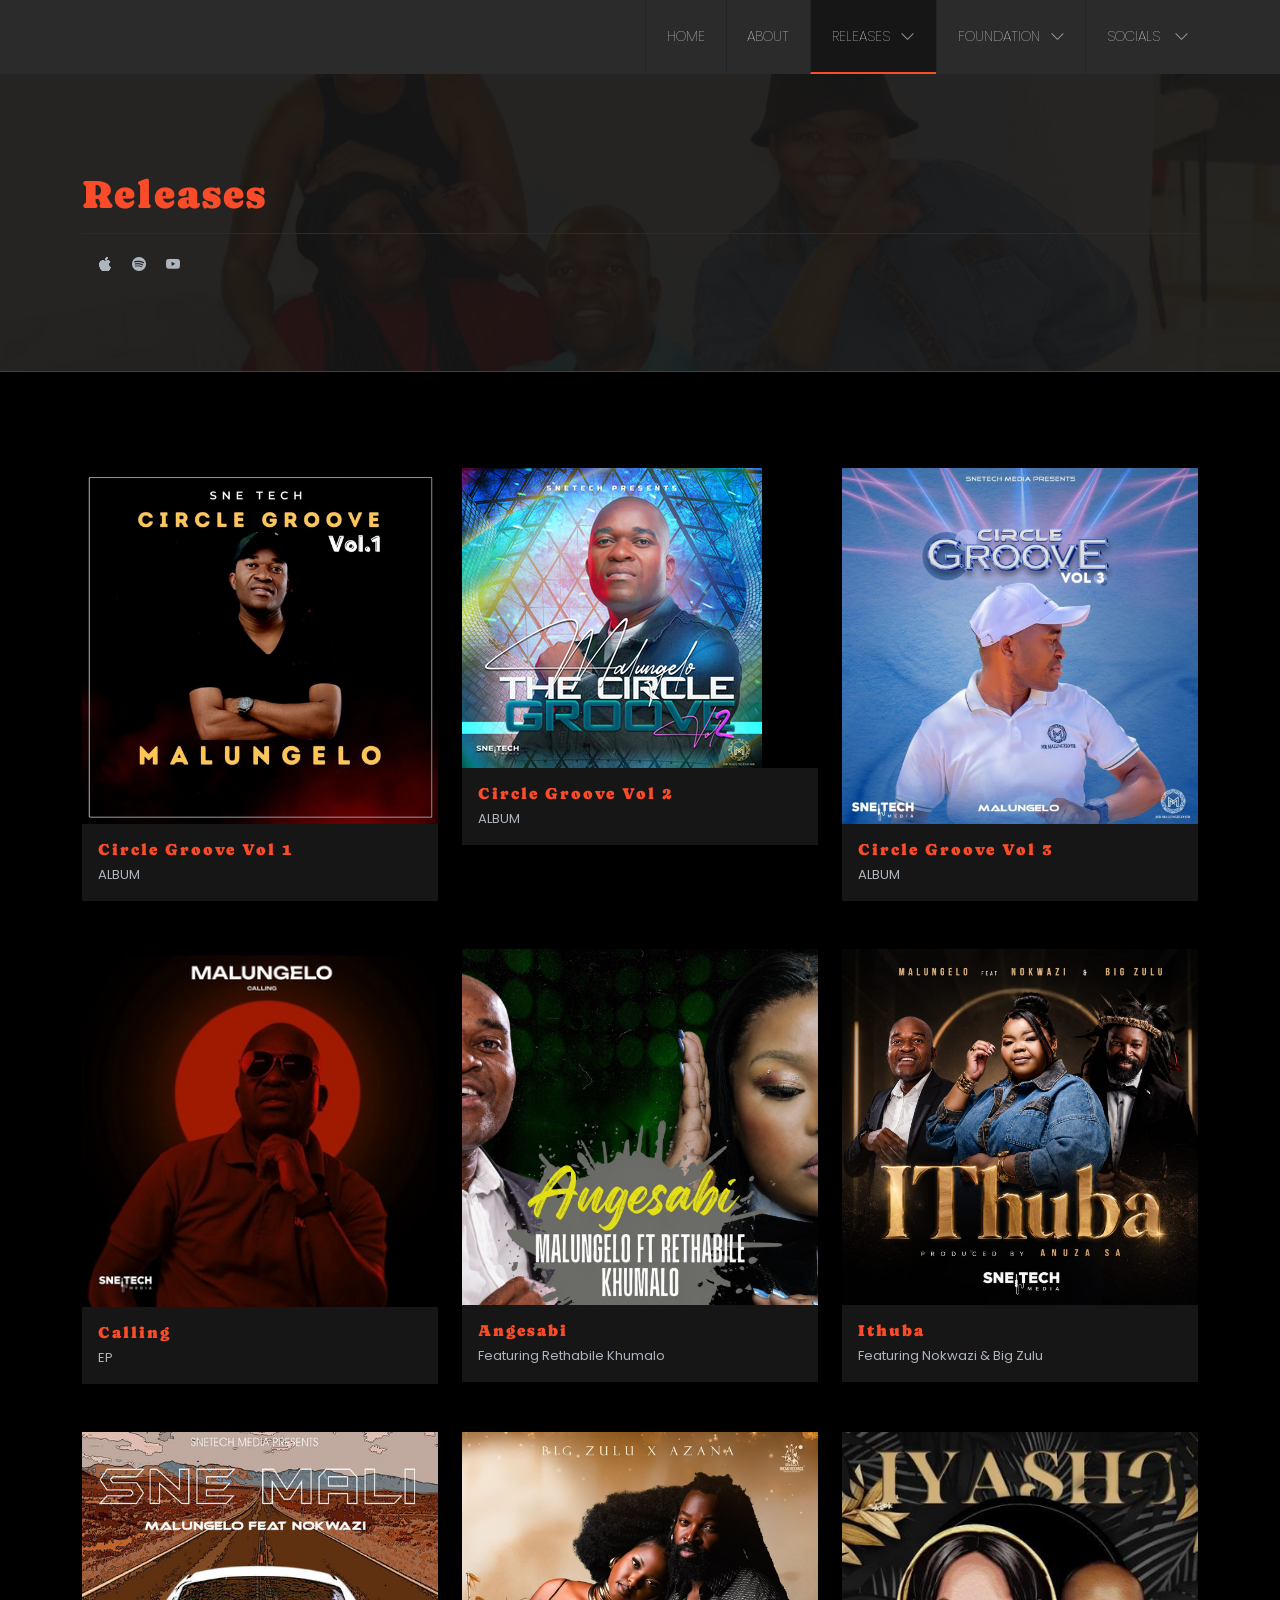
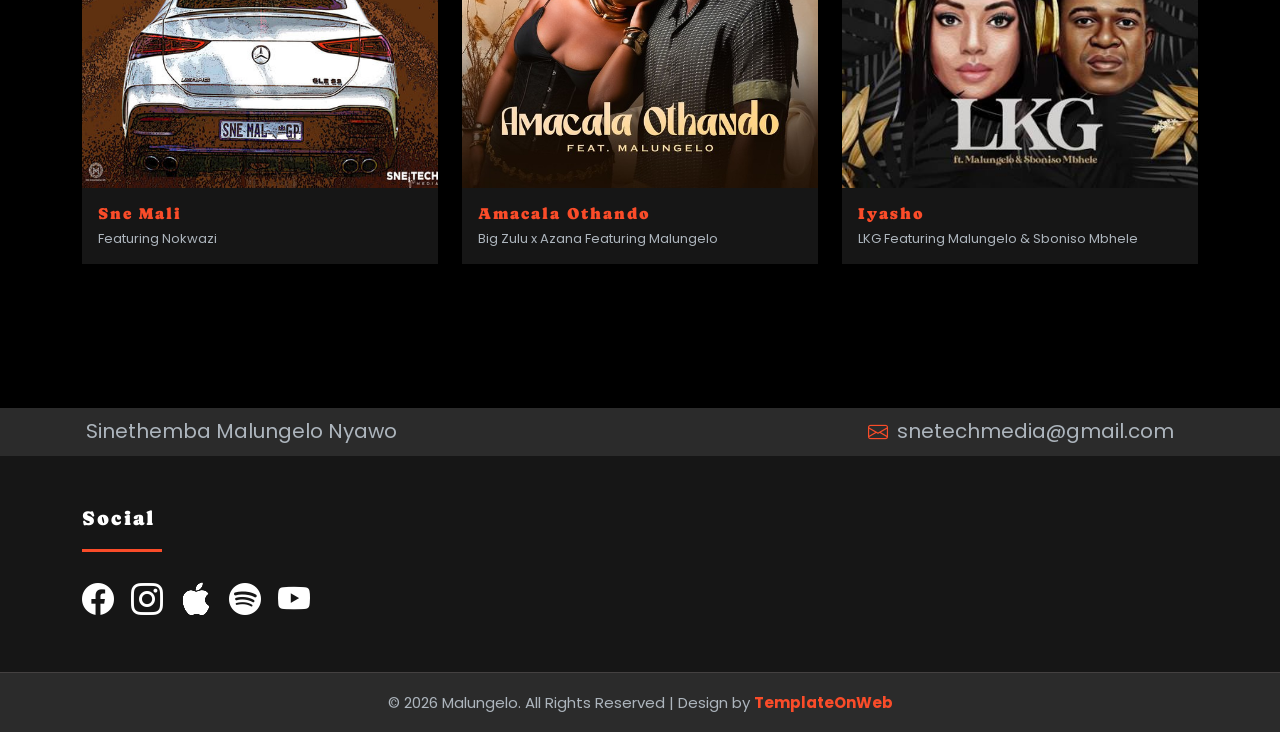
<file: release.html>
<!DOCTYPE html>
<html lang="en">
<head>
	<meta charset="utf-8">
	<meta http-equiv="X-UA-Compatible" content="IE=edge">
	<meta name="viewport" content="width=device-width, initial-scale=1">
	<title>Music</title>
	<link href="css/bootstrap.min.css" rel="stylesheet" >
	<link href="css/global.css" rel="stylesheet">
	<link href="css/index.css" rel="stylesheet">
	<link rel="stylesheet" href="https://cdn.jsdelivr.net/npm/bootstrap-icons@1.11.3/font/bootstrap-icons.min.css">
	<link href="https://fonts.googleapis.com/css2?family=Poppins&display=swap" rel="stylesheet">
    <link href="https://fonts.googleapis.com/css2?family=Caprasimo&display=swap" rel="stylesheet">

</head>
<body>

<section id="header">
     <nav class="navbar navbar-expand-lg navbar-light">
      <div class="container-xl p-sm-2 p-lg-0">

				<button class="navbar-toggler" 
				type="button" 
				data-bs-toggle="offcanvas" 
				data-bs-target="#navbarOffcanvas"
				aria-controls="navbarOffcanvas"
				aria-label="Toggle navigation">
				<span class="navbar-toggler-icon"></span>
				</button>

                 <div class="offcanvas offcanvas-end" 
             tabindex="-1" 
             id="navbarOffcanvas">

            <div class="offcanvas-header">
                <h5 class="offcanvas-title">Menu</h5>

                <button type="button" 
                        class="btn-close" 
                        data-bs-dismiss="offcanvas"
                        aria-label="Close"></button>
            </div>


            <div class="offcanvas-body p-sm-4 p-lg-0">
               <ul class="navbar-nav align-items-lg-center ms-auto">
			      <li class="nav-item"> 
				      <a class="nav-link dropdown-toggle "  href="index.html" title="Visit home page">
					  Home
					  </a>
				  </li>
				  
				  <li class="nav-item"> 
				      <a class="nav-link dropdown-toggle" href="about.html" title="Visit home page">
					  About 
					  </a>
				  </li>
		   <li class="nav-item dropdown dropdown-fullwidth">
                     <a class="nav-link dropdown-toggle active" href="#" 
					    role="button" data-bs-toggle="dropdown" aria-expanded="false" title="Click to see Wordpress website templates">
						Releases<img src="image/icons-svg/chevron-down.svg" width="15" height="15" alt="Submenu open/close icon">					</a>
                     <div class="dropdown-menu p-4 shadow">
                        <div class="row row-cols-xl-5 row-cols-lg-5 row-cols-1 gx-lg-4">
						
                          <div class="col">
                              <a class="dropdown-item d-block px-0 pt-0" href="release.html">
                                 <div class="rounded d-none d-lg-block">
                                    <img src="image/ithuba.JPG" class="img-fluid" alt="abs">
									<h5 class="font_14"><a href="release.html">Featuring Nokwazi & Big Zulu</a></h5>
			                       <span class="d-block font_12 text-muted">Sep 07, 2026</span>								 </div>
							</a>						 </div>
                          <div class="col">
                              <a class="dropdown-item d-block px-0 pt-0" href="release.html">
                                 <div class="rounded d-none d-lg-block">
                                    <img src="image/angesabi.JPG" class="img-fluid" alt="abs">
									<h5 class="font_14"><a href="release.html">Featuring Rethabile Khumalo</a></h5>
			                       <span class="d-block font_12 text-muted">Aug 07, 2026</span>								 </div>
							</a>						 </div>
						 <div class="col">
                              <a class="dropdown-item d-block px-0 pt-0" href="release.html">
                                 <div class="rounded d-none d-lg-block">
                                    <img src="image/EP.png" class="img-fluid" alt="abs">
									<h5 class="font_14"><a href="release.html">Calling - EP</a></h5>
			                       <span class="d-block font_12 text-muted">Aug 10, 2025</span>								 </div>
							</a>						 </div>
						 <div class="col">
                              <a class="dropdown-item d-block px-0 pt-0" href="release.html">
                                 <div class="rounded d-none d-lg-block">
                                    <img src="image/snemaligp.jpg" class="img-fluid" alt="abs">
									<h5 class="font_14"><a href="release.html">Featuring Nokwazi</a></h5>
			                       <span class="d-block font_12 text-muted">May 11, 2023</span>								 </div>
							</a>						 </div>
						 <div class="col">
                              <a class="dropdown-item d-block px-0 pt-0" href="release.html">
                                 <div class="rounded d-none d-lg-block">
                                    <img src="image/podcast.JPG" class="img-fluid" alt="abs">
									<h5 class="font_14"><a href="release.html">Snetech Podcast</a></h5>
			                       <span class="d-block font_12 text-muted">Sep 30, 2026</span>								 </div>
							</a>						 </div>
                        </div>
                     </div>
                  </li>
				  
				  	<li class="nav-item dropdown drop_border">
					  <a class="nav-link dropdown-toggle " href="#" id="navbarDropdown" role="button" data-bs-toggle="dropdown" aria-expanded="false">
						Foundation<img src="image/icons-svg/chevron-down.svg" width="15" height="15" alt="Submenu open/close icon">
					  </a>
					  <ul class="dropdown-menu drop_1 shadow" aria-labelledby="navbarDropdown">
						<li><a class="dropdown-item" href="team.html"> About Malungelo Foundation</a></li>
						<!--<li><a class="dropdown-item" href="team_detail.html"> Events</a></li>-->
						<!--<li><a class="dropdown-item border-0" href="team_detail.html"> Donations</a></li>-->
					  </ul>
				  </li>
				  
				 
				  
					
				
		           
				  <li class="nav-item dropdown drop_border">
					  <a class="nav-link dropdown-toggle " href="#" id="navbarDropdown" role="button" data-bs-toggle="dropdown" aria-expanded="false">
						Socials <img src="image/icons-svg/chevron-down.svg" width="15" height="15" alt="Submenu open/close icon">
					  </a>
					  <ul class="dropdown-menu drop_1 shadow" aria-labelledby="navbarDropdown">
						 <li><a class="dropdown-item" href="gallery.html"> Gallery</a></li>
					  </ul>
					</li>

               </ul>
			 
            </div>
         </div>
      </div>
   </nav>
</section>

<section id="center" class="center_release">
 <div class="center_om bg_back1 py-5">
	<div class="container-xl my-5">
		<div class="center_o1 row">
			<div class="col-md-12">
				 <h1 class="fs-1 col_orange">Releases</h1>
				<hr class="bg_black_light">
				<ul class="mb-0 font_14">
				<li class="col_gray">
				
				<span class="ms-3"><a class="col_gray link" href="https://music.apple.com/za/artist/malungelo/1568313064"><i class="bi-apple"></i></a></span>
				<span class="ms-3"><a class="col_gray link" href="https://open.spotify.com/artist/2aONiE8Bf4dDZH9SZ6w1a4"><i class="bi-spotify"></i></a></span>
				<span class="ms-3"><a class="col_gray link" href="https://www.youtube.com/@snetechmedia2645"><i class="bi-youtube"></i></a></span>
				</li>
				</ul>
			</div>

		</div>
	</div>
 </div>

</section>

<section id="release" class="py-5 bg-black border-top">
 <div class="container-xl my-5">
   <div class="trend_1 row row-cols-1 row-cols-md-3">
  <div class="col">
     <div class="trend_1_lefto">
	   <div class="trend_1_left1 position-relative">
	     <div class="trend_1_left1_inner">
	       <a href="https://www.youtube.com/@snetechmedia2645"><img src="image/circle1.jpg" class="img-fluid" alt="abc"></a>
	   </div>
	    
	   </div>
	   <div class="trend_1_left2 bg_black p-3">
	     <h4 class="fs-6"><a class="col_orange link1" href="https://www.youtube.com/@snetechmedia2645">Circle Groove Vol 1</a></h4>
		 <h6 class="col_gray mb-0 font_13">ALBUM</h6>
	   </div>
	 </div>
   </div>
   
   <div class="col">
     <div class="trend_1_lefto">
	   <div class="trend_1_left1 position-relative">
	     <div class="trend_1_left1_inner">
	       <a href="https://www.youtube.com/@snetechmedia2645"><img src="image/circle2.jpeg" class="img-fluid" alt="abc"></a>
	   </div>
	    
	   </div>
	   <div class="trend_1_left2 bg_black p-3">
	     <h4 class="fs-6"><a class="col_orange link1" href="https://www.youtube.com/@snetechmedia2645">Circle Groove Vol 2</a></h4>
		 <h6 class="col_gray mb-0 font_13">ALBUM</h6>
	   </div>
	 </div>
   </div>
   
    <div class="col">
     <div class="trend_1_lefto">
	   <div class="trend_1_left1 position-relative">
	     <div class="trend_1_left1_inner">
	       <a href="https://www.youtube.com/@snetechmedia2645"><img src="image/circle3.jpg" class="img-fluid" alt="abc"></a>
	   </div>
	   
	   </div>
	   <div class="trend_1_left2 bg_black p-3">
	     <h4 class="fs-6"><a class="col_orange link1" href="https://www.youtube.com/@snetechmedia2645">Circle Groove Vol 3</a></h4>
		 <h6 class="col_gray mb-0 font_13">ALBUM</h6>
	   </div>
	 </div>
   </div>
  </div>
  
    <div class="trend_1 row row-cols-1 row-cols-md-3 mt-5">
  <div class="col">
     <div class="trend_1_lefto">
	   <div class="trend_1_left1 position-relative">
	     <div class="trend_1_left1_inner">
	       <a href="https://www.youtube.com/@snetechmedia2645"><img src="image/EP.png" class="img-fluid" alt="abc"></a>
	   </div>
	    
	   </div>
	   <div class="trend_1_left2 bg_black p-3">
	     <h4 class="fs-6"><a class="col_orange link1" href="https://www.youtube.com/@snetechmedia2645">Calling</a></h4>
		 <h6 class="col_gray mb-0 font_13">EP</h6>
	   </div>
	 </div>
   </div>
   
   <div class="col">
     <div class="trend_1_lefto">
	   <div class="trend_1_left1 position-relative">
	     <div class="trend_1_left1_inner">
	       <a href="https://www.youtube.com/@snetechmedia2645"><img src="image/angesabi.JPG" class="img-fluid" alt="abc"></a>
	   </div>
	    
	   </div>
	   <div class="trend_1_left2 bg_black p-3">
	     <h4 class="fs-6"><a class="col_orange link1" href="https://www.youtube.com/@snetechmedia2645">Angesabi</a></h4>
		 <h6 class="col_gray mb-0 font_13">Featuring Rethabile Khumalo</h6>
	   </div>
	 </div>
   </div>
   
    <div class="col">
     <div class="trend_1_lefto">
	   <div class="trend_1_left1 position-relative">
	     <div class="trend_1_left1_inner">
	       <a href="https://www.youtube.com/@snetechmedia2645"><img src="image/ithuba.JPG" class="img-fluid" alt="abc"></a>
	   </div>
	   
	   </div>
	   <div class="trend_1_left2 bg_black p-3">
	     <h4 class="fs-6"><a class="col_orange link1" href="https://www.youtube.com/@snetechmedia2645">Ithuba</a></h4>
		 <h6 class="col_gray mb-0 font_13">Featuring Nokwazi & Big Zulu</h6>
	   </div>
	 </div>
   </div>

     <div class="col py-5">
     <div class="trend_1_lefto">
	   <div class="trend_1_left1 position-relative">
	     <div class="trend_1_left1_inner">
	       <a href="https://www.youtube.com/@snetechmedia2645"><img src="image/snemaligp.jpg" class="img-fluid" alt="abc"></a>
	   </div>
	   
	   </div>
	   <div class="trend_1_left2 bg_black p-3">
	     <h4 class="fs-6"><a class="col_orange link1" href="https://www.youtube.com/@snetechmedia2645">Sne Mali</a></h4>
		 <h6 class="col_gray mb-0 font_13">Featuring Nokwazi </h6>
	   </div>
	 </div>
   </div>

     <div class="col py-5">
     <div class="trend_1_lefto">
	   <div class="trend_1_left1 position-relative">
	     <div class="trend_1_left1_inner">
	       <a href="https://www.youtube.com/@snetechmedia2645"><img src="image/amacala.jpg" class="img-fluid" alt="abc"></a>
	   </div>
	   
	   </div>
	   <div class="trend_1_left2 bg_black p-3">
	     <h4 class="fs-6"><a class="col_orange link1" href="https://www.youtube.com/@snetechmedia2645">Amacala Othando</a></h4>
		 <h6 class="col_gray mb-0 font_13">Big Zulu x Azana Featuring Malungelo</h6>
	   </div>
	 </div>
   </div>

     <div class="col py-5">
     <div class="trend_1_lefto">
	   <div class="trend_1_left1 position-relative">
	     <div class="trend_1_left1_inner">
	       <a href="https://www.youtube.com/@snetechmedia2645"><img src="image/iyasho.jpg" class="img-fluid" alt="abc"></a>
	   </div>
	   
	   </div>
	   <div class="trend_1_left2 bg_black p-3">
	     <h4 class="fs-6"><a class="col_orange link1" href="https://www.youtube.com/@snetechmedia2645">Iyasho</a></h4>
		 <h6 class="col_gray mb-0 font_13">LKG Featuring Malungelo & Sboniso Mbhele</h6>
	   </div>
	 </div>
   </div>
  </div>
  
  
 </div>
</section>


<section id="footer_top" class="pt-2 pb-2 bg_black_light">
 <div class="container-xl">
  <div class="top_1 row">
   <div class="col-md-12">
     <div class="top_1 text-center">

       <ul class="mb-0 d-flex justify-content-between fs-5">
         <li><a class="col_gray" href="#"><i class=" me-1 align-middle col_orange"></i> Sinethemba Malungelo Nyawo</a></li>
		  <li class="mx-4"><a class="col_gray link1" href="#"><i class="bi-envelope me-1 align-middle col_orange"></i> snetechmedia@gmail.com</a></li>
	   </ul>
	 </div>
   </div>

  </div>
 </div>
</section>

<section id="footer" class="pt-5 pb-5 bg_black">
 <div class="container-xl">
  <div class="footer_1 row row-cols-1 row-cols-md-4">
   
    <div class="col">
     <div class="footer_1_left"> 
       <b class="d-block  text-white fs-5">Social</b>
	   <hr class="line mb-4">
	   <div class="row footer_1ism">
		     <ul class="mb-0 fs-2">
			   <li class="d-inline-block"><a class="text-white link" href="https://web.facebook.com/MalungeloSir/?_rdc=1&_rdr"><i aria-label="Facebook" class="bi bi-facebook"></i></a></li>
			   
			  <li class="d-inline-block ms-2"><a class="text-white link" href="https://www.instagram.com/malungelosir/?hl=en"><i aria-label="Instagram" class="bi  bi-instagram"></i></a></li>
			  <li class="d-inline-block ms-2"><a class="text-white link" href="https://music.apple.com/za/artist/malungelo/1568313064"><i aria-label="Apple Music" class="bi bi-apple"></i></a></li>
			   <li class="d-inline-block ms-2"><a class="text-white link" href="https://open.spotify.com/artist/2aONiE8Bf4dDZH9SZ6w1a4"><i aria-label="Spotify" class="bi bi-spotify"></i></a></li>
			   <li class="d-inline-block ms-2"><a class="text-white link" href="https://www.youtube.com/@snetechmedia2645"><i aria-label="Youtube" class="bi bi-youtube"></i></a></li>
			
			</ul>
	    </div>
	 </div>
   </div>
   

 </div>
 </div>
</section>

 <section id="footer_bottom" class="pt-3 pb-3 bg_black_light border-top">
 <div class="container-xl">
  <div class="row  footer_2">
    
	<div class="col-md-12">
	  <div class="footer_bottom1_left text-center">
        <p class="mb-0">© 2026 Malungelo. All Rights Reserved | Design by <a class="col_orange fw-bold" href="http://www.templateonweb.com">TemplateOnWeb</a></p>
	  </div>
	 </div>

   </div>
 </div>
</section>
<script src="js/bootstrap.bundle.min.js"></script>
<script src="js/theme.min.js"></script>


</body>
</html>
</file>
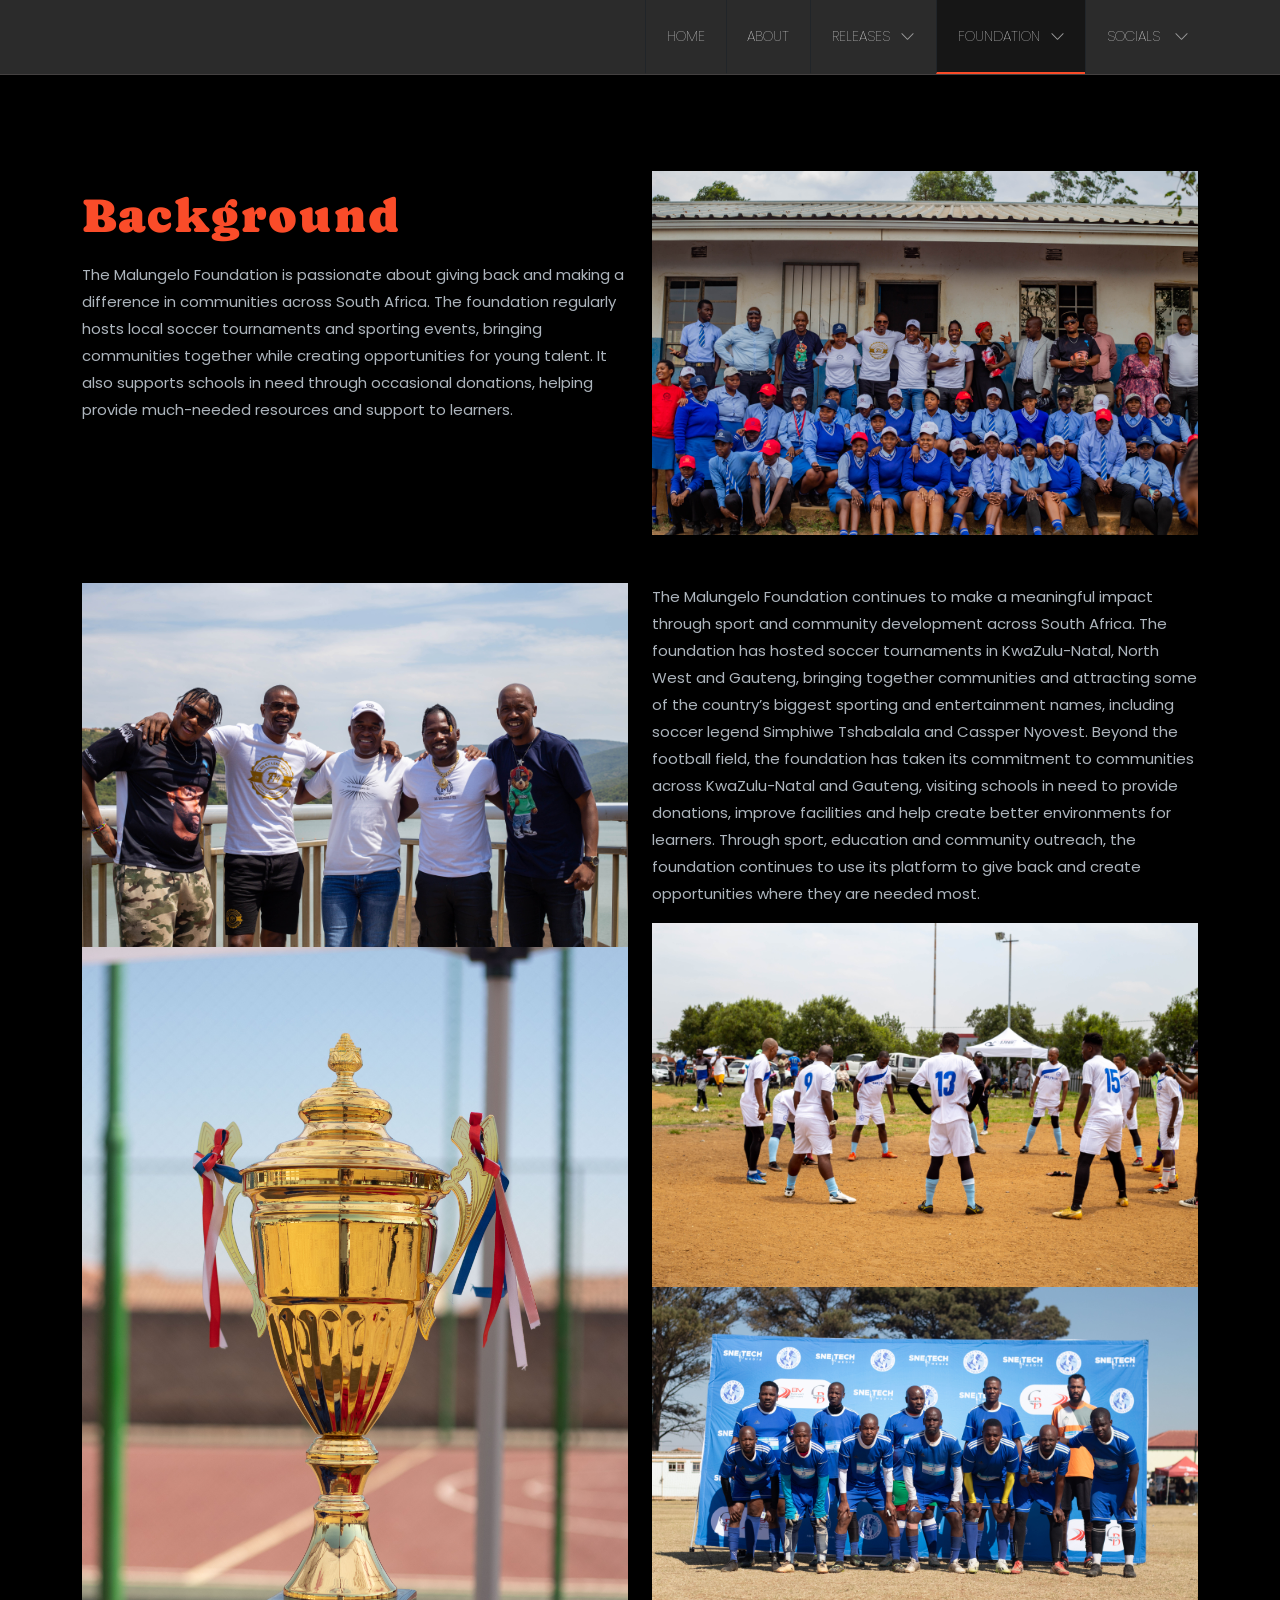
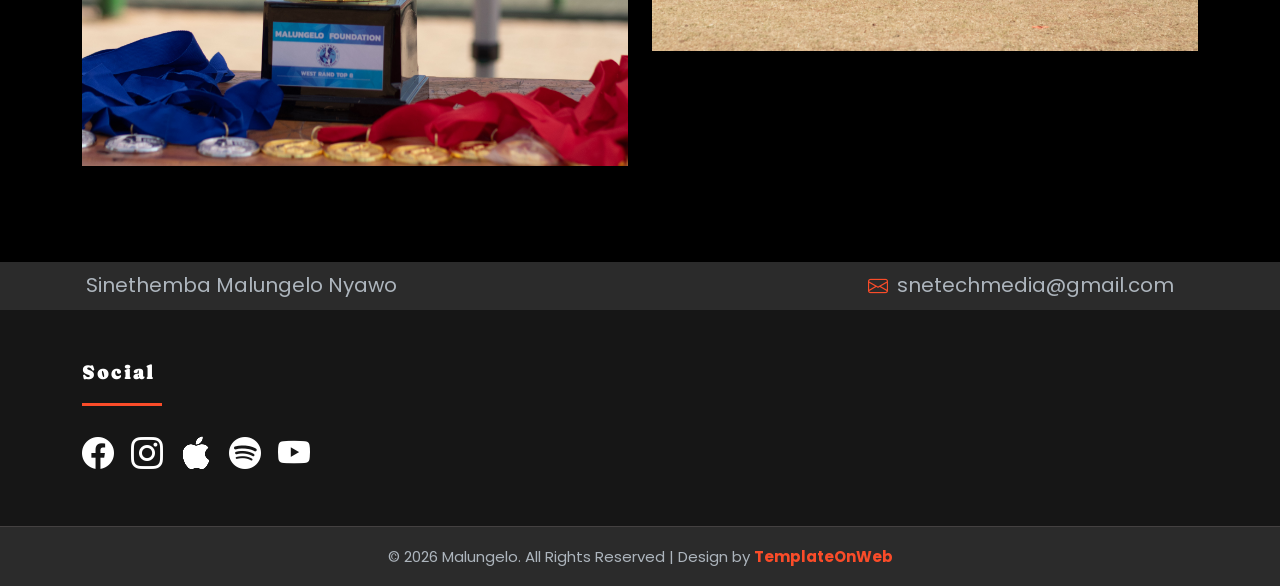
<file: team.html>
<!DOCTYPE html>
<html lang="en">
<head>
	<meta charset="utf-8">
	<meta http-equiv="X-UA-Compatible" content="IE=edge">
	<meta name="viewport" content="width=device-width, initial-scale=1">
	<title>Malungelo Foundation</title>
	<link href="css/bootstrap.min.css" rel="stylesheet" >
	<link href="css/global.css" rel="stylesheet">
	<link href="css/artist.css" rel="stylesheet">
	<link rel="stylesheet" href="https://cdn.jsdelivr.net/npm/bootstrap-icons@1.11.3/font/bootstrap-icons.min.css">
	<link href="https://fonts.googleapis.com/css2?family=Poppins&display=swap" rel="stylesheet">
    <link href="https://fonts.googleapis.com/css2?family=Caprasimo&display=swap" rel="stylesheet">

</head>
<body>

<section id="header">
     <nav class="navbar navbar-expand-lg navbar-light">
      <div class="container-xl p-sm-2 p-lg-0">

				<button class="navbar-toggler" 
				type="button" 
				data-bs-toggle="offcanvas" 
				data-bs-target="#navbarOffcanvas"
				aria-controls="navbarOffcanvas"
				aria-label="Toggle navigation">
				<span class="navbar-toggler-icon"></span>
				</button>

                 <div class="offcanvas offcanvas-end" 
             tabindex="-1" 
             id="navbarOffcanvas">

            <div class="offcanvas-header">
                <h5 class="offcanvas-title">Menu</h5>

                <button type="button" 
                        class="btn-close" 
                        data-bs-dismiss="offcanvas"
                        aria-label="Close"></button>
            </div>


            <div class="offcanvas-body p-sm-4 p-lg-0">
               <ul class="navbar-nav align-items-lg-center ms-auto">
			      <li class="nav-item"> 
				      <a class="nav-link dropdown-toggle "  href="index.html" title="Visit home page">
					  Home
					  </a>
				  </li>
				  
				  <li class="nav-item"> 
				      <a class="nav-link dropdown-toggle" href="about.html" title="Visit home page">
					  About 
					  </a>
				  </li>
		   <li class="nav-item dropdown dropdown-fullwidth">
                     <a class="nav-link dropdown-toggle" href="#" 
					    role="button" data-bs-toggle="dropdown" aria-expanded="false" title="Click to see Wordpress website templates">
						Releases<img src="image/icons-svg/chevron-down.svg" width="15" height="15" alt="Submenu open/close icon">					</a>
                     <div class="dropdown-menu p-4 shadow">
                        <div class="row row-cols-xl-5 row-cols-lg-5 row-cols-1 gx-lg-4">
						
                          <div class="col">
                              <a class="dropdown-item d-block px-0 pt-0" href="release.html">
                                 <div class="rounded d-none d-lg-block">
                                    <img src="image/ithuba.JPG" class="img-fluid" alt="abs">
									<h5 class="font_14"><a href="release.html">Featuring Nokwazi & Big Zulu</a></h5>
			                       <span class="d-block font_12 text-muted">Sep 07, 2026</span>								 </div>
							</a>						 </div>
                          <div class="col">
                              <a class="dropdown-item d-block px-0 pt-0" href="release.html">
                                 <div class="rounded d-none d-lg-block">
                                    <img src="image/angesabi.JPG" class="img-fluid" alt="abs">
									<h5 class="font_14"><a href="release.html">Featuring Rethabile Khumalo</a></h5>
			                       <span class="d-block font_12 text-muted">Aug 07, 2026</span>								 </div>
							</a>						 </div>
						 <div class="col">
                              <a class="dropdown-item d-block px-0 pt-0" href="release.html">
                                 <div class="rounded d-none d-lg-block">
                                    <img src="image/EP.png" class="img-fluid" alt="abs">
									<h5 class="font_14"><a href="release.html">Calling - EP</a></h5>
			                       <span class="d-block font_12 text-muted">Aug 10, 2025</span>								 </div>
							</a>						 </div>
						 <div class="col">
                              <a class="dropdown-item d-block px-0 pt-0" href="release.html">
                                 <div class="rounded d-none d-lg-block">
                                    <img src="image/snemaligp.jpg" class="img-fluid" alt="abs">
									<h5 class="font_14"><a href="release.html">Featuring Nokwazi</a></h5>
			                       <span class="d-block font_12 text-muted">May 11, 2023</span>								 </div>
							</a>						 </div>
						 <div class="col">
                              <a class="dropdown-item d-block px-0 pt-0" href="release.html">
                                 <div class="rounded d-none d-lg-block">
                                    <img src="image/podcast.JPG" class="img-fluid" alt="abs">
									<h5 class="font_14"><a href="release.html">Snetech Podcast</a></h5>
			                       <span class="d-block font_12 text-muted">Sep 30, 2026</span>								 </div>
							</a>						 </div>
                        </div>
                     </div>
                  </li>
				  
				  	<li class="nav-item dropdown drop_border">
					  <a class="nav-link dropdown-toggle active" href="#" id="navbarDropdown" role="button" data-bs-toggle="dropdown" aria-expanded="false">
						Foundation<img src="image/icons-svg/chevron-down.svg" width="15" height="15" alt="Submenu open/close icon">
					  </a>
					  <ul class="dropdown-menu drop_1 shadow" aria-labelledby="navbarDropdown">
						<li><a class="dropdown-item" href="team.html"> About Malungelo Foundation</a></li>
						<!--<li><a class="dropdown-item" href="team_detail.html"> Events</a></li>-->
						<!--<li><a class="dropdown-item border-0" href="team_detail.html"> Donations</a></li>-->
					  </ul>
				  </li>
				  
				 
				  
					
				
		           
				  <li class="nav-item dropdown drop_border">
					  <a class="nav-link dropdown-toggle " href="#" id="navbarDropdown" role="button" data-bs-toggle="dropdown" aria-expanded="false">
						Socials <img src="image/icons-svg/chevron-down.svg" width="15" height="15" alt="Submenu open/close icon">
					  </a>
					  <ul class="dropdown-menu drop_1 shadow" aria-labelledby="navbarDropdown">
						 <li><a class="dropdown-item" href="gallery.html"> Gallery</a></li>
					  </ul>
					</li>

               </ul>
			 
            </div>
         </div>
      </div>
   </nav>
</section>

<section id="about_h" class="py-5  bg-black border-top">
 <div class="container-xl my-5">
  <div class="about_h1 row">
    <div class="col-md-6">
	 <div class="about_h1r">
	<h1 class="mt-3 mb-3 text-white col_orange"> Background</h1>

	  <p>The Malungelo Foundation is passionate about giving back and making a difference in communities across South Africa. The foundation regularly hosts local soccer tournaments and sporting events, bringing communities together while creating opportunities for young talent. It also supports schools in need through occasional donations, helping provide much-needed resources and support to learners.</p>

	 </div>
	</div>
    <div class="col-md-6">
	 <div class="about_h1l">
		
	   <a href="#"><img src="image/foundation1.jpg" class="img-fluid" alt="img25"></a>
	 </div>
	</div>
   </div>

   <div class="row row-cols-1 row-cols-md-2 choose_1 mt-5">
    <div class="col">
     <div class="choose_1_left">
	  <img src="image/foundation 2.jpg" class="img-fluid" alt="abc">
	 </div>
	 <div class="choose_1_left">
	  <img src="image/cup.jpg" class="img-fluid" alt="abc">
	 </div>
	</div>
	<div class="col-md-6">
	 <div class="about_h1r">

	  <p>The Malungelo Foundation continues to make a meaningful impact through sport and 
		community development across South Africa. The foundation has hosted soccer tournaments
		 in KwaZulu-Natal, North West and Gauteng, bringing together communities and attracting
		  some of the country’s biggest sporting and entertainment names, 
		  including soccer legend Simphiwe Tshabalala and Cassper Nyovest. 
		  Beyond the football field, the foundation has taken its commitment to communities 
		  across KwaZulu-Natal and Gauteng, visiting schools in need to provide donations, 
		  improve facilities and help create better environments for learners. Through sport, 
		  education and community outreach, the foundation continues to use its platform to give back 
		  and create opportunities where they are needed most.
</p>

	

	 </div>
	  <div class="choose_1_left">
	  <img src="image/foundation3.jpg" class="img-fluid" alt="abc">
	 </div>

	 <div class="choose_1_left">
	  <img src="image/foundation4.jpg" class="img-fluid" alt="abc">
	 </div>
	</div>
  </div>
  
  
</section>




<section id="footer_top" class="pt-2 pb-2 bg_black_light">
 <div class="container-xl">
  <div class="top_1 row">
   <div class="col-md-12">
     <div class="top_1 text-center">

       <ul class="mb-0 d-flex justify-content-between fs-5">
         <li><a class="col_gray" href="#"><i class=" me-1 align-middle col_orange"></i> Sinethemba Malungelo Nyawo</a></li>
		  <li class="mx-4"><a class="col_gray link1" href="#"><i class="bi-envelope me-1 align-middle col_orange"></i> snetechmedia@gmail.com</a></li>
	   </ul>
	 </div>
   </div>

  </div>
 </div>
</section>

<section id="footer" class="pt-5 pb-5 bg_black">
 <div class="container-xl">
  <div class="footer_1 row row-cols-1 row-cols-md-4">
   
 

   
   
 
    <div class="col">
     <div class="footer_1_left"> 
       <b class="d-block  text-white fs-5">Social</b>
	   <hr class="line mb-4">
	   <div class="row footer_1ism">
		     <ul class="mb-0 fs-2">
			   <li class="d-inline-block"><a class="text-white link" href="https://web.facebook.com/MalungeloSir/?_rdc=1&_rdr"><i aria-label="Facebook" class="bi bi-facebook"></i></a></li>
			   
			  <li class="d-inline-block ms-2"><a class="text-white link" href="https://www.instagram.com/malungelosir/?hl=en"><i aria-label="Instagram" class="bi  bi-instagram"></i></a></li>
			  <li class="d-inline-block ms-2"><a class="text-white link" href="https://music.apple.com/za/artist/malungelo/1568313064"><i aria-label="Apple Music" class="bi bi-apple"></i></a></li>
			   <li class="d-inline-block ms-2"><a class="text-white link" href="https://open.spotify.com/artist/2aONiE8Bf4dDZH9SZ6w1a4"><i aria-label="Spotify" class="bi bi-spotify"></i></a></li>
			   <li class="d-inline-block ms-2"><a class="text-white link" href="https://www.youtube.com/@snetechmedia2645"><i aria-label="Youtube" class="bi bi-youtube"></i></a></li>
			
			</ul>
	    </div>
	 </div>
   </div>
   

 </div>
 </div>
</section>

 <section id="footer_bottom" class="pt-3 pb-3 bg_black_light border-top">
 <div class="container-xl">
  <div class="row  footer_2">
    
	<div class="col-md-12">
	  <div class="footer_bottom1_left text-center">
        <p class="mb-0">© 2026 Malungelo. All Rights Reserved | Design by <a class="col_orange fw-bold" href="http://www.templateonweb.com">TemplateOnWeb</a></p>
	  </div>
	 </div>

   </div>
 </div>
</section>


<script src="js/bootstrap.bundle.min.js"></script>
<script src="js/theme.min.js"></script>


</body>
</html>
</file>
<file: css/global.css>
/*
Template Name: Music
File: Layout CSS
Author: TemplatesOnWeb
Author URI: https://www.templateonweb.com/
Licence: <a href="https://www.templateonweb.com/license">Website Template Licence</a>
*/

:root {
	--border_light:#ddd;
	--border_dark:#444141;
	--orange:#fa4c29;
	--bg_back: #00000091;
	--bg_back1:#161616ed;
    --bg_black:#161616;
	 --bg_black_light:#2b2b2b;
	 --gray:#adb5bd;
}

body{
	 font-family: "Poppins", serif;
	 font-size:15px;
}

ul{
	list-style:none;
	padding:0;
}
h1, h2, h3, h4, h5 {
	   font-family: "Caprasimo", serif;
       letter-spacing:2px;   
}
h2{
  font-size: 2.5rem!important;
}
h1{
  font-size:48px;
 }
h6{
  font-weight:normal;
 }
a{
	color: var(--bs-gray-900);
	text-decoration:none;
}
a:hover{
	text-decoration:none;
	color: var(--orange);
}
a:focus{
	text-decoration:none;
	color: var(--orange);
}

.link:hover{
	color: var(--orange)!important;
}
.link:focus{
	color: var(--orange)!important;
}

.link1:hover{
	color: var(--bs-white)!important;
}
.link1:focus{
	color: var(--bs-white)!important;
}

.button{
	transition: 0.3s;
	padding: 14px 30px 14px 30px;
	display: inline-block;
	color:var(--bs-white)!important;
	background:var(--orange);
}

.button:hover{
	background:var(--bs-white);
	color:var(--bs-dark)!important;
}

.button:focus{
	background:var(--bs-white);
	color:var(--bs-dark)!important;
}

.button_1{
	background:var(--orange);
	color:var(--orange)!important;
}

.button_1:hover{
	background:var(--orange);
	color:var(--bs-white)!important;
}

.button_1:focus{
	background:var(--orange);
	color:var(--bs-white)!important;
}



.col_orange{
   color: var(--orange)!important;
 }

.col_gray{
   color: var(--gray)!important;
 }
.bg_orange {
    background: var(--orange)!important;
}

.bg_back {
    background: var(--bg_back)!important;
}
.bg_back1 {
    background: var(--bg_back1)!important;
}
.bg_black {
    background: var(--bg_black)!important;
}
.bg_black_light {
    background: var(--bg_black_light)!important;
}

.border_light{
	border:1px solid  var(--border_light);
}
.border_dark{
	border:1px solid  var(--border_dark);
}

.line{
	height:3px!important;
    width: 80px;
	background:var(--orange);
 }

hr{
	opacity:1;
	margin-top:15px;
	margin-bottom:20px;
	background-color: var(--border_light); 
}

.font_14{
	font-size:14px; 
}
.font_15{
	font-size:15px; 
}
.font_12{
	font-size:12px; 
}
.font_11{
	font-size:11px; 
}

.font_10{
	font-size:10px; 
}
.font_8{
	font-size:8px; 
}
.font_13{
	font-size:13px; 
}
.font_48{
	font-size:48px; 
}
.font_60{
	font-size:60px; 
}

.carousel_p {
	padding-bottom: 90px!important;
}
.carousel_p .carousel-indicators {
    bottom: -60px!important;
}
p{
	color:var(--bs-gray-500);
	line-height:1.8em;
	font-size:15px;
}
.border, .border-start, .border-end, .border-top, .border-bottom {	 
	border-color: var(--border_dark) !important;
}
.carousel-indicators [data-bs-target] {
    background-color: var(--orange);
}

.family_1{
           font-family: "Caprasimo", serif;
 }

.family_2{
           font-family: "Poppins", serif;
 }

 .rounded_10{
	border-radius:10px!important;
 }

b{
	    font-family: "Caprasimo", serif;
		letter-spacing:2px;
		font-weight:normal;
}

/*****************header*****************/

.navbar{
	padding-top: 0!important;
	padding-bottom: 0!important;
	background:var(--bg_black_light);
}

.nav_hide:after{
	display:none!important; 
} 

.navbar .dropdown-toggle::after {
	display:none !important;   /* hide bootstrap default icon */
}


.offcanvas-header {
	padding: 0px 1rem;
	border-bottom:1px solid var(--border_dark)!important;
	background:var(--bg_black_light);
}
.offcanvas-header a{
	color:var(--bs-dark);
}
.offcanvas{
	background:var(--bg_black_light);
}

.dropdown-menu{border:none;border-radius:0;box-shadow:var(--bs-box-shadow);line-height:1.5rem;padding:0 0;z-index:1021}
.dropdown-header{color:var(--bs-gray-800);font-size:1rem;font-weight:700; padding:.25rem 1.5rem;}
.dropdown-text{color:var(--bs-gray-500);font-size:.75rem;line-height:1.4;padding:.25rem 1.2rem}
.dropdown-item{align-items:center;display:flex; padding:.50rem 1.5rem;color:var(--dark)}
.dropdown-menu-xs{border-radius:.5rem;min-width:8rem!important}
.dropdown-menu-md{border-radius:.5rem;min-width:17rem!important}
.dropdown-menu-lg{border-radius:.5rem;min-width:22rem!important}
.dropdown-menu-xl{border-radius:.5rem;min-width:24rem!important}
.dropdown-menu-xxl{border-radius:.5rem;min-width:40rem!important}
.dropdown-mega-menu{border-radius:.5rem;min-width:1140px!important}
/*.dropdown-toggle:after{content:"\f282";float:right}
.dropdown-toggle:after,.dropup .dropdown-toggle:after{border:0;font-family:bootstrap-icons!important;margin-left:.255em;vertical-align:.255em}*/
.dropup .dropdown-toggle:after{content:"\e931";display:inline-block}
/*.dropend .dropdown-toggle:after{border:0;content:"\e930";display:inline-block;font-family:Feather!important;margin-left:.255em;vertical-align:.255em}*/
.dropstart .dropdown-toggle:before{border:0;content:"\e92f";display:inline-block;font-family:Feather!important;margin-right:.255em}

.dropdown-toggle:after,.dropup .dropdown-toggle:after{display:none;}
.dropend .dropdown-toggle::after{display:none;}

.navbar .navbar-brand{padding-bottom:0;padding-top:0}
.navbar .navbar-toggler{color:var(--bs-white);font-size:1.5rem;padding:0;}
.navbar .navbar-toggler:focus{box-shadow:none;outline:0}
/*.navbar .dropdown .dropdown-toggle:after{color:var(--bs-gray-500);content:"\f282";font-family:bootstrap-icons!important;line-height:1.5rem;margin-left:.625rem}*/
.navbar .dropdown .dropdown-toggle:after:hover{transform:rotate(180deg)}
.navbar .dropdown-menu{border-radius: 0px 0px 0px 0px;box-shadow:var(--bs-box-shadow);color:var(--bs-gray-800);margin-top:0;min-width:12rem;top:100%;margin-bottom: 15px;}
/*.navbar .dropdown-menu .dropdown-submenu a:after{position:absolute;right:1rem;transform:rotate(-90deg)}*/
.navbar .dropdown-menu .dropdown-submenu.dropend .dropdown-menu{border-radius:0; border:1px solid var(--border_light); box-shadow:var(--bs-box-shadow);left:100%;min-width:12rem;right:auto;top:-18px}
.navbar .dropdown-fullwidth{position:static}
.navbar .dropdown-fullwidth .dropdown-menu{left:0!important;margin-left:auto;margin-right:auto;max-width:1140px;right:0!important;top:100%;transform:none!important;width:100%}

.navbar .navbar-nav .dropend>.dropdown-menu{transform:translateY(10px)}
.navbar .navbar-nav .dropdown-menu .dropend .dropdown-menu a{font-size:16px; color: var(--dark);}
.navbar .navbar-nav .dropdown-menu .dropend .dropdown-menu a:hover{font-size:16px;}

.navbar .navbar-nav .nav-item .nav-link:focus-visible{box-shadow:none; }
.navbar .navbar-nav .nav-item .nav-link.active{   color:var(--bs-white)!important; background:var(--bg_black)!important; border-bottom:2px solid var(--orange);}

.navbar .navbar-nav .nav-item:hover .nav-link{  color:var(--orange)!important; background:var(--bg_black)!important;  border-bottom:2px solid var(--orange);}
.navbar .dropdown .dropend:hover .dropdown-toggle{}

.navbar .navbar-nav .nav-item:hover .nav-link img{
	transform:rotate(180deg);
	transition:all .5s ease-in-out;
}


.navbar .dropdown .dropdown-toggle img{color:var(--bs-white);
	line-height: 1.5rem;
	margin-left: .625rem;
	transform:rotate(0deg);
	transition:all .5s ease-in-out;
}
.navbar .dropdown .dropend a{
	padding: .50rem 5px .50rem 1.5rem;
}
.navbar .dropdown .dropend .dropdown-toggle img{
	transform:none;	
}

.navbar .navbar-nav .dropdown-menu .dropend .dropdown-menu a {
	font-size: 16px;
}


.drop_border .dropdown-item {
	border-bottom:1px solid  var(--border_dark);
	padding-top:12px;
	padding-bottom:12px;
	font-size:15px;
}
.drop_1 a {
	 color: var(--bs-gray-500);
	 font-size:14px;
}
.drop_1 a:hover {
	color:var(--bs-white)!important;
	background:none!important;
}
.drop_1 a:focus {
	color:var(--bs-white)!important;
	background:none!important;
}
.drop_1  {
  background:var(--bg_black_light);
}
.navbar h5 {
	 font-family: "Poppins", serif;
}


.dropdown-item:focus {
    background: none!important;
}
.dropdown-item:hover {
    background: none!important;
}

/*****************header_end*****************/


/*********************common****************/

.form-control:focus{
	box-shadow:none;
	border-color: var(--border_light); 
}
.form-select:focus{
	box-shadow:none;
	border-color:var(--border_light);  
}
.form-control{
	border-color:var(--border_light); 
	box-shadow:none;
	border-radius:0;
	height:53px;
	font-size:15px;
}
.form-select{
	border-color:var(--border_light); 
	box-shadow:none; 
	border-radius:0;
	height:53px;
	font-size:15px;
}

.input-group .form-control{
	height:auto;
}
.input-group .form-control:focus{
	box-shadow:none;
}

.form_text{
	height:220px!important; 
}

::placeholder {
	opacity: 1; /* Firefox */
}

.paginate li a{
	width:40px;
	height:40px;
	line-height:40px; 
	transition: 0.3s;
	border-radius:50%;
	margin-left:3px;
	margin-right:3px;
	color: var(--bs-dark);
	background: var(--bs-white);
}
.paginate li a:hover{
	background:var(--orange);
	color: var(--bs-white);
	transition: 0.3s;
}
.paginate  .active {
	background:var(--orange);
	color: var(--bs-white);
	border-color:var(--orange)!important;
}

 
 .social_icon a{
  width:40px;
  height:40px;
  line-height:40px;
  display:block;
  text-align:center;
   transition: 0.3s;
   color:var(--bs-white);
   background:var(--orange);
   border-radius:50px;
 }
.social_icon a:hover{
  background:var(--bs-white);
  color:var(--orange);
   transition: 0.3s;
 }

 
.center_release {
    background-image: url(../image/COLLAB.JPG);
    background-position: center 25%;
    background-size: cover;
}
.center_about {
    background-image: url(../image/about1.JPG);
    background-position: center 20%;
    background-size: cover;
}

.center_release_dt {
    background-image: url(../image/foundation\ 2.jpg);
    background-position: center 40%;
    background-size: cover;
}
/*********************common_end****************/


/*********************footer****************/
.tags a {
    display: block;
    padding: 8px 15px;
    margin: 0px 5px 8px 0px;
    transition: 0.3s;
    background: var(--bg_black_light);
    border-radius: 10px;
	color: var(--gray);
}
.tags a:hover {
    background: var(--orange);
	color: var(--bs-white);
	 transition: 0.3s;
}
/*********************footer_end****************/


@media screen and (max-width : 767px){

.dropdown-fullwidth .d-none{
	display:block!important; 
}
.navbar .dropdown .dropdown-toggle img {
	float:right!important;
}
.dropdown-submenu img{
	float:right!important;
	margin-left:auto!important;
}

.navbar .dropdown-menu .dropdown-submenu.dropend .dropdown-menu{
	border:none;
	padding-top:0;
}
.navbar .navbar-nav .dropdown-menu .dropend .dropdown-menu a{
	padding-left: 15%;
}



.navbar-expand-lg .navbar-nav .nav-link{
   font-size:16px;
    color:var(--bs-white)!important;
	border-bottom:2px solid transparent;
 }

.offcanvas-header{
   padding-left:0!important;
 }

.img-fluid{
   width:100%!important;
 }
.navbar-nav .nav-link{
  padding-left:10px!important;
  padding-right:10px!important;
  padding-top:8px!important;
  padding-bottom:8px!important;
 }

.offcanvas-header .logo{
  padding-left:10px!important;
  font-size:20px!important;
 }


.navbar{
	padding-top: 10px;
	padding-bottom: 10px;
	width:100%;
}
.offcanvas-header {
    padding-left:0!important;
	padding-top:10px;
	padding-bottom:10px;
}


.navbar{
  position:static!important;
  padding-top:10px!important;
  padding-bottom:10px!important;
 }


.navbar .navbar-toggler {
   margin-right:0!important;
   border: 1px solid var(--orange) !important;
    box-shadow: none !important;
   
}

.navbar-toggler-icon {
    filter: none;
    background-image: none;
    position: relative;
	border: 1px solid var(--orange) !important;
    background-color: black;
}

.navbar-toggler-icon::before {
    content: "☰";
    color: #fa4c29;
    font-size: 30px;
	
}

.drop_search {
    min-width: 100%!important;
}

#top{
	display:none;
}
.navbar .button{
	margin-top:15px;
}

.footer_1ism span{
	margin-top:10px!important;
	font-size:14px;
}
.sm_100{
	width:90%!important;
}
.font_60 {
	font-size:45px;
}
 
#footer_top .top_1 ul  {
    flex-wrap: wrap!important;
}
#footer_top .top_1 ul li  {
    margin:5px 2px 0px 2px!important;
}
.footer_1_left{
	margin-top:10px;
	margin-bottom:10px;
}
.footer_bottom1_left {
	text-align:left!important;
}
}
@media (min-width:576px) and (max-width:767px) {
.navbar{
  padding-top:0!important;
  padding-bottom:0!important;
 }

}
@media (min-width:768px) and (max-width:991px) {

.dropdown-fullwidth .d-none{
	display:block!important; 
}

.navbar .dropdown-menu .dropdown-submenu.dropend .dropdown-menu{
	border:none;
	padding-top:0;
}

.offcanvas-header{
   padding-left:0!important;
 }
.img-fluid{
   width:100%!important;
 }


.offcanvas-header {
    padding-left:0!important;
}
.navbar .navbar-toggler {
    margin-right: 0!important;
}

.navbar{
  position:static!important;
  padding-top:0!important;
  padding-bottom:0!important;
  width:100%;
 }

.offcanvas-header .logo{
  padding-left:0;
  font-size:20px!important;
 }
.navbar-nav .nav-link{
  padding-left:10px!important;
  padding-right:10px!important;
  padding-top:8px!important;
  padding-bottom:8px!important;
  color: var(--bs-white)!important;
  border-bottom:2px solid transparent;
 }



.offcanvas-header .logo{
  padding-left:15px;
  font-size:20px!important;
 }


.social_icon a {
    width: 35px;
    height: 35px;
    line-height: 35px;
	margin-top:3px;
}
.drop_search {
    min-width: 100%!important;
}

#top{
	display:none;
}
.navbar .button{
	margin-top:15px;
}
.font_60 {
	font-size:45px;
}
.footer_1_left ul img{
	width:50px;
}
}
@media (min-width:871px) and (max-width:991px) {

}
@media (min-width:992px) and (max-width:1200px) {

.navbar-expand-lg .navbar-nav .nav-link {
	padding-right: 0.6rem!important;
	padding-left: 0.6rem!important;
}
.navbar{
  padding-left:10px;
  padding-right:10px;
 }
.top_1_left1 .font_14{
	font-size:13px;
}
.top_1_left1 .mx-4{
	margin-left:8px!important;
	margin-right:8px!important;
}
.top_1_right .mt-2{
	margin-top:5px!important;
}
.footer_1_left ul img{
	width:80px;
}
.navbar .navbar-nav .dropdown>.dropdown-menu {
 left: 0!important;
}
}

/* Small devices (landscape phones, 576px and up) */
@media (min-width: 576px) {

.navbar .dropdown .dropdown-toggle img {
	color: var(--bs-white);
	float: right;
	margin-top: 10px;
}
.navbar .dropdown .dropend .dropdown-toggle img{
	float: none;
	margin-left: auto !important;
}


.navbar .navbar-nav .dropdown-menu .dropend .dropdown-menu a{padding-left: 15%;}

.navbar .nav_right .dropdown .dropdown-toggle img {
	margin-top: 0px;
}

}


/* Large devices (desktops, 992px and up) */
@media (min-width: 992px) { 
.navbar .dropdown-menu.show{display:block}
.navbar .dropdown-menu{display:none;opacity:0;transform:translate(-50%);transition:all .3s ease-in-out;visibility:hidden}
.navbar .dropdown:hover>.dropdown-menu{opacity:1;visibility:visible}
.navbar .dropdown-submenu:hover>.dropdown-menu{opacity:1;transform:translateY(10px);visibility:visible}	 

.navbar .dropdown .dropdown-toggle img {
	float: none;
}

.navbar-expand-lg .navbar-nav .nav-link {
	        padding-right: 1.3rem;
        padding-left: 1.3rem;
        padding-top: 1.6rem;
        padding-bottom: 1.6rem;
        color: var(--bs-white) !important;
        font-size: 14px;
        border-bottom: 2px solid transparent;
        text-transform: uppercase;
        /* font-family: "Caprasimo", serif; */
        font-weight: 100;
        border-left: 1px solid var(--bs-dark);
}

.navbar .dropdown .dropdown-toggle img {
	margin-top: 0px;
}
.navbar .navbar-nav .dropdown-menu .dropend .dropdown-menu a{font-size:16px;}
/*
.navbar-expand-lg .navbar-nav .nav-link{
padding: 25px 10px;
}
*/
.navbar .navbar-nav .dropdown>.dropdown-menu {
	left:100%;
	transform: translate(-50%, 1px);
	
}

}

/* X-Large devices (large desktops, 1200px and up) */
@media (min-width: 1200px) {  

/********** navbar && dropdown START ************/

.navbar .dropdown-menu.show{display:block}
.navbar .dropdown-menu{display:block;}
.navbar .dropdown-menu{transform:translate(-50%);transition:all .3s ease-in-out;}
.navbar{
	padding:0px;
}

.navbar .navbar-nav > .dropdown-fullwidth:hover > a:before {
	left:51%;
}

.navbar .navbar-nav .dropdown>.dropdown-menu {
	left: 80%;
}

/********** navbar && dropdown END ************/

}

/* XX-Large devices (larger desktops, 1400px and up)*/
@media (min-width: 1400px) {  
.img-fluid{
   width:100%!important;
 }

}
@media (min-width:1201px) and (max-width:1340px) {
.navbar .navbar-nav .dropdown>.dropdown-menu {
 left: 0!important;
}
 }
@media screen and (min-width : 1400px){

 }
</file>
<file: css/index.css>
/*
Template Name: Music
File: Layout CSS
Author: TemplatesOnWeb
Author URI: https://www.templateonweb.com/
Licence: <a href="https://www.templateonweb.com/license">Website Template Licence</a>
*/

/*********************center_home****************/
.carousel-caption{
	background-color: var(--bg_back)!important;
	bottom:0;
	left:0;
	color:var(--bs-white);
	width:100%;
	height:100%;
	padding: 190px 140px 0px 140px;
	text-align:left;
 }

.carousel-caption .player_container {
	background:none!important;
	padding:0!important;
}
/*********************center_home_end****************/

/*********************trend****************/
.trend_1_left2{
	border-bottom:2px solid transparent;
	transition: 0.3s;
}
.trend_1_lefto:hover .trend_1_left2{
	border-bottom:2px solid var(--orange);
	transition: 0.3s;
}
.trend_1_left1_inner1{
	display:none;
}
.trend_1_lefto:hover .trend_1_left1_inner1{
	display:block;
	transition: 0.3s;
}

/*********************trend_end****************/

/*********************event****************/
.event_1_right .nav-tabs .nav-link {
    background: none;
    color: var(--gray);
    padding: 5px 10px;
    font-size: 14px;
    border-radius: 3px;
    transition: 0.3s;
    border: none;
}
.event_1_right .nav-tabs .nav-link:hover {
   background: var(--orange);
    color: var(--bs-white);
    border: none;
}
.event_1_right .nav-tabs .nav-link.active {
    background: var(--orange);
    color: var(--bs-white);
    border: none;
}


/*********************event_end****************/





@media screen and (max-width : 767px){
.carousel-caption {
    position:absolute !important;
	padding:15px 15px 50px 15px;
	background:rgba(22, 22, 22, 0.75)!important;
	text-align:left!important;
	
}

.hero-tagline {
    background: rgba(255, 255, 255, 0.75);
    padding: 8px 12px;
}

.carousel-caption h1 {
    font-size: 20px;
}
.carousel-caption br {
    display:none;
}
.carousel-caption p {
    width:auto!important;
}

.trend_1_lefto{
	margin-top:20px;
}
.latest_left {
	padding-right:0!important;
	margin-bottom:20px;
}
.pod_left {
	margin-bottom:20px;
}
.pod_left .trend_1_left1_inner1{
	padding:15px 10px!important;
} 
.event_1_right{
	margin-top:20px;
}
.event_1_right .nav-tabs .nav-link {
  margin-top:3px;
  margin-bottom:3px;
}

#release .trend_1_left1_inner1{
	padding:15px 15px!important;
}
#release .trend_1_left1_inner1 p{
	font-size:12px;
}  

.player_bars{
	display:none!important;
}
 }


@media (min-width:576px) and (max-width:767px) {
.player_bars{
	display:block!important;
}
 }
 
@media (min-width:768px) and (max-width:991px) {

.center_home img{
   min-height:550px;
 }
.carousel-caption h1 {
    font-size: 50px;
}
.carousel-caption br {
    display:none;
}
.carousel-caption p {
    width:70%!important;
}
.carousel-caption{
	padding: 70px 90px 0px 90px;
 }
.trend_1_lefto{
	margin-top:20px;
}
.latest_left {
	padding-right:0!important;
	margin-bottom:20px;
}

#release .trend_1_left1_inner1{
	padding:10px 10px!important;
}
#release .trend_1_left1_inner1 p{
	font-size:10px;
}  
 }

@media (min-width:992px) and (max-width:1200px) {
.center_home img{
   min-height:600px;
 }
.carousel-caption h1 {
    font-size: 50px;
}
.carousel-caption{
	padding: 100px 120px 0px 120px;
 }
.trend_1_left1_inner1 {
	padding:20px 15px!important;
}
 }

@media (min-width:1201px) and (max-width:1300px) {
.center_home img{
   min-height:680px;
 }

 }
@media screen and (min-width : 1400px){
.carousel-caption{
	padding: 230px 120px 0px 120px;
 }

 }
</file>
<file: css/player-skin.css>
/*
Template Name: Music
File: Layout CSS
Author: TemplatesOnWeb
Author URI: https://www.templateonweb.com/
Licence: <a href="https://www.templateonweb.com/license">Website Template Licence</a>
*/

/*********************track****************/

.track {
	padding-top: 120px;
	padding-bottom: 40px;
	overflow: hidden;
	
}

.track .section-title {
	margin-bottom: 105px;
}

.track__content {
	height: 502px;
	overflow-y: auto;
}

.track__all {
	text-align: right;
	margin-bottom: 100px;
}

.jp-play {
	position: relative;
	height: 50px;
	width: 50px;
	background: transparent;
	border: 2px solid #e1e1e1;
	border-radius: 50%;
	font-family:'Bootstrap-icons';
}

.jp-play:after {
	    position: absolute;
    display: block;
    left: 11px;
    top: 4px;
    width: 25px;
    height: 25px;
    content: "\F234";
    font-size: 27px;
    color: #a9a6a6;
}

.jp-state-playing .jp-play {
	background: var(--orange) !important;
	border-color: #ffffff !important;
}

.jp-state-playing .jp-play:after {
	content: "\F4C4";
	border-color: #ffffff !important;
	color: #ffffff;
}

.jp-audio .jp-play:focus {
	background: var(--orange) !important;
	border-color:var(--orange) !important;
	color: var(--orange);
}

.jp-audio .jp-play:focus:after {
	border-color: #ffffff !important;
	color: #ffffff;
}

.jp-seek-bar>div {
	height: 5px;
	background: #e1e1e1;
	cursor: pointer;
	width: 100px;
}

.player_bars {
	width: 200px;
	display: table;
	padding-left: 50px;
	position: relative;
	padding-top: 25px;
	float: left;
	margin-right: 15px;
}

.jp-play-bar {
	position: relative;
	height: 100%;
	background: var(--orange);
	overflow: visible !important;
}

.jp-current-time {
	font-size: 15px;
	color: #ddd5d5;
	position: absolute;
	left: -50px;
	top: -9px;
}

.jp-duration {
	font-size: 15px;
	color: #ddd5d5;
	position: absolute;
	right: 0;
	top: 16px;
}

.player_controls_box {
	width: 50px;
	float: left;
	margin-right: 20px;
}

.jp-mute {
	font-size: 25px;
	border: none;
	background: none;
	color: #ddd5d5;
	position: absolute;
	left: 0;
	top: 5px;
	padding:2px
}

.jp-volume-bar {
	height: 5px;
	width: 50px;
	background: #e1e1e1;
	cursor: pointer;
}

.jp-volume-bar-value {
	background: var(--orange);
	height: 100%;
}

.jp-volume-controls {
	position: relative;
	width: 95px;
	float: left;
	padding-left: 30px;
	padding-top: 25px;
}

.player_container {
	overflow: hidden;
    background-color: #333333;
    padding: 10px;
}

.player_container:last-child {
	margin-bottom: 0;
}

/*********************track_end****************/




@media screen and (max-width : 767px){

.artist_dt1_right ul li{
	flex-wrap:wrap!important;
}
.artist_dt1_right .player_container{
	margin-top:10px;
	margin-bottom:10px;
}

 }


@media (min-width:576px) and (max-width:767px) {

 }
 
@media (min-width:768px) and (max-width:991px) {
.artist_dt1_right .player_bars{
	display:none!important;
}
.artist_dt1_right .player_controls_box {
    width: 30px;
}
 }

@media (min-width:992px) and (max-width:1200px) {
.artist_dt1_right .player_bars{
	display:none!important;
}

 }

@media (min-width:1201px) and (max-width:1300px) {


 }
@media screen and (min-width : 1400px){


 }
</file>
<file: css/artist.css>
/*
Template Name: Music
File: Layout CSS
Author: TemplatesOnWeb
Author URI: https://www.templateonweb.com/
Licence: <a href="https://www.templateonweb.com/license">Website Template Licence</a>
*/

/*********************artist****************/
.team_1_left ul{
	display:none;
	transition: 0.3s;
}
.team_1_left:hover ul{
	display:block;
	transition: 0.3s;
}
.tags1  {
    display: inline-block;
    padding: 4px 10px;
    margin: 0px 5px 8px 0px;
    transition: 0.3s;
    background: var(--bs-dark);
    border-radius: 10px;
    color: var(--gray);
	font-size:13px;
}
.tags1:hover  {
    transition: 0.3s;
    background: var(--orange);
    color: var(--bs-white);
}


.icon_1 {
    width: 60px;
    height: 60px;
    line-height: 60px;
}

/*********************artist_end****************/




@media screen and (max-width : 767px){
.about_h1r{
	margin-bottom:20px;
}
.choose_1_right {
	padding-left:0!important;
	margin-top:20px;
}
.choose_1_right_inner_right{
	margin-top:15px;
}
.spec_1_left {
	margin-top:10px;
	margin-bottom:10px;
}
.team_1_left {
	margin-top:10px;
	margin-bottom:10px;
}
.artist_dt1_right{
	margin-top:20px;
}
.center_o1_right{
	margin-top:20px;
}
.contact_1_right{
	margin-top:20px;
}
.contact_1_right1_left{
	margin-top:15px;
}
 }


@media (min-width:576px) and (max-width:767px) {
.choose_1_right_inner_right{
	margin-top:0;
}
 }
 
@media (min-width:768px) and (max-width:991px) {

.choose_1_right {
	padding-left:0!important;
}
.icon_1 {
    width: 50px;
    height: 50px;
    line-height: 50px;
	font-size:24px!important;
}
.spec_1_left  .font_48{
	font-size:36px;
}
.spec_1_left  h6{
	font-size:14px;
}
 }

@media (min-width:992px) and (max-width:1200px) {


 }

@media (min-width:1201px) and (max-width:1300px) {


 }
@media screen and (min-width : 1400px){


 }
</file>
<file: css/gallery.css>
/*
Template Name: Music
File: Layout CSS
Author: TemplatesOnWeb
Author URI: https://www.templateonweb.com/
Licence: <a href="https://www.templateonweb.com/license">Website Template Licence</a>
*/

/*********************gallery****************/
#gallery .modal-dialog {
	max-width: 800px;
}
.homei1i2{
	padding-top:23%;
	display:none;
	transition: 0.3s; 
 }
.gallery_1l:hover .homei1i2{
	display:block; 
	transition: 0.3s;
 }
.gallery_1l{
  margin:1px;
 }
.modal {
  z-index:10000;
 }
 

/*********************gallery_end****************/


@media screen and (max-width : 767px){
.gallery_1l{
	margin-top:8px;
	margin-bottom:8px; 
 }
 }


@media (min-width:576px) and (max-width:767px) {

 }
 
@media (min-width:768px) and (max-width:991px) {

 }

@media (min-width:992px) and (max-width:1200px) {

 }

@media (min-width:1201px) and (max-width:1300px) {

 }
@media screen and (min-width : 1400px){

 }
</file>
